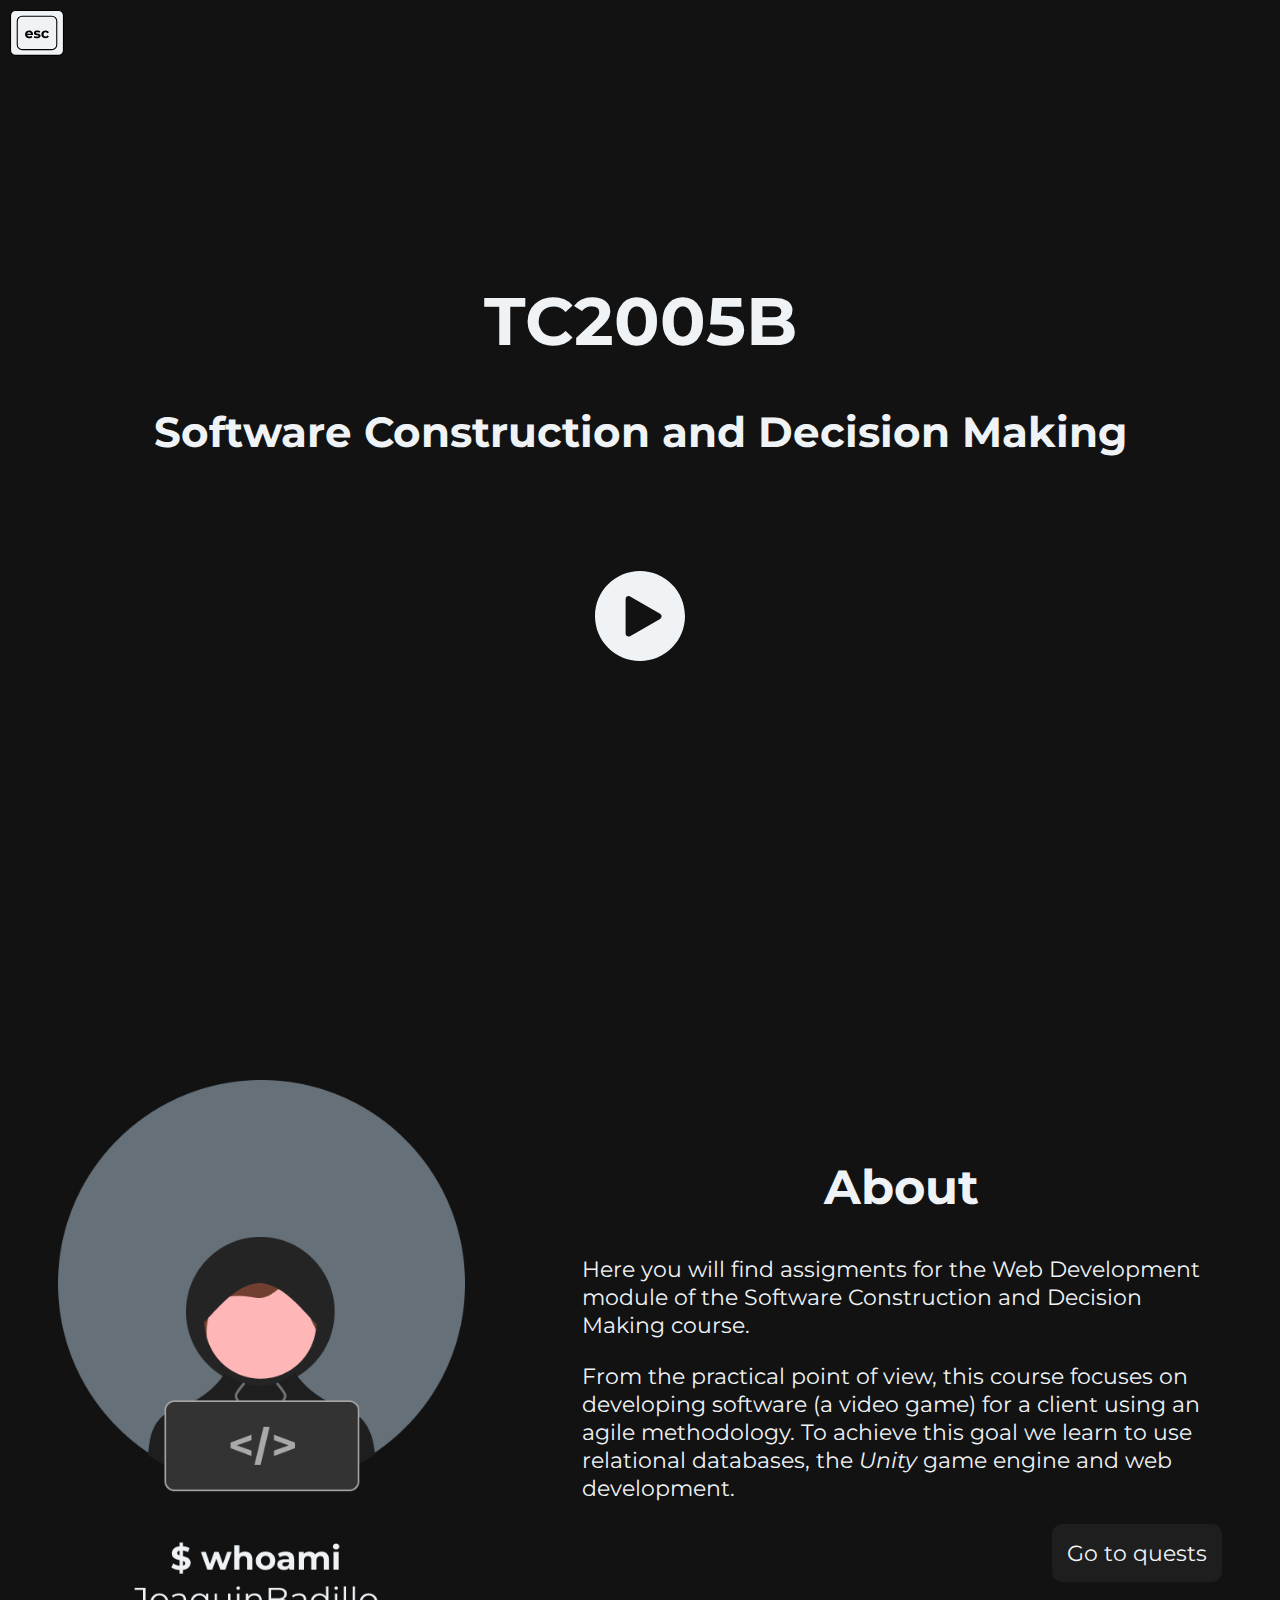
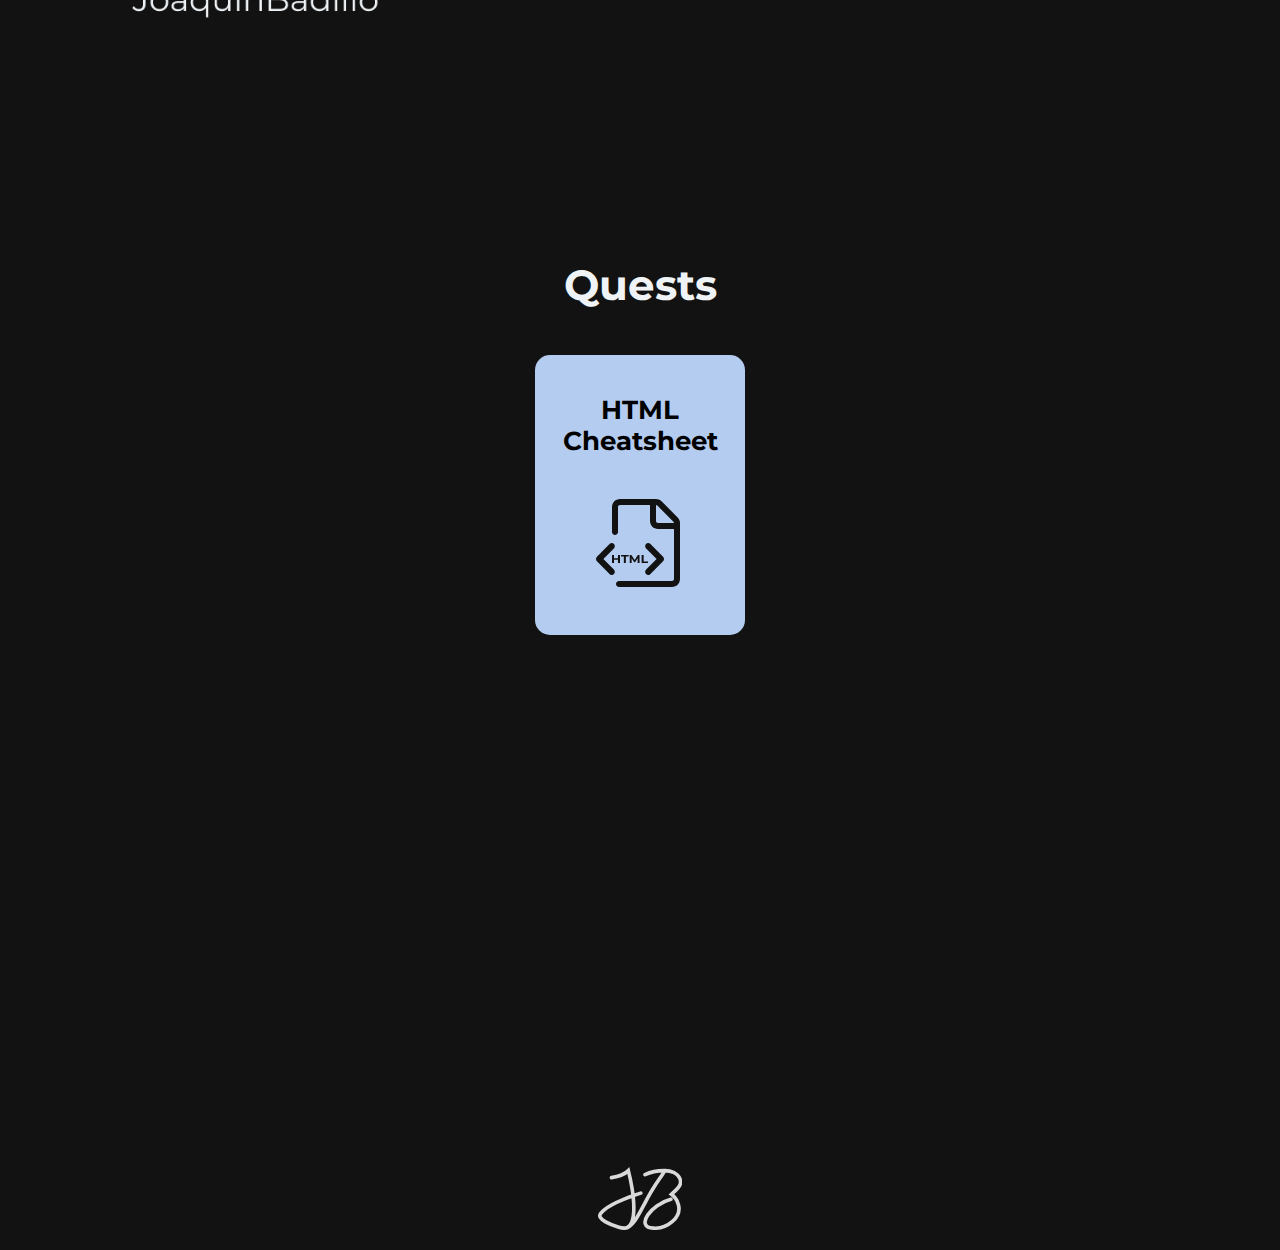
<file: docs/index.html>
<!DOCTYPE html>
<html lang="en">
<head>
    <meta charset="UTF-8">
    <meta http-equiv="X-UA-Compatible" content="IE=edge">
    <meta name="viewport" content="width=device-width, initial-scale=1.0">
    <title>Joaquín Badillo - TC2005</title>
    <link rel="stylesheet" type="text/css" href="style.css">
    <link href="https://fonts.googleapis.com/css2?family=Montserrat" rel="stylesheet">
    <link rel="icon" href="./img/favicon-32x32.png" type="image/png">
    <script src="script.js" defer></script>
</head>
<body>
    <div id="menu" class="menu">
        <a id="closebtn">&times;</a>

        <ul>
            <li><b>Main Menu</b></li>
            <li><a href="#" onclick="closeMenu()">Home</a></li>
            <li><a href="#about" onclick="closeMenu()">About</a></li>
            <li><a href="#quests" onclick="closeMenu()">Quests</a></li>
        </ul>
        
    </div>
    <nav>
        <svg xmlns="http://www.w3.org/2000/svg" width="6vmin" viewBox="0 0 100 85" fill="none" id="esc">
            <rect x="1" y="1" width="98" height="83" rx="9" fill="#EFF3F6" stroke="black" stroke-width="2"/>
            <rect x="13.4031" y="11.625" width="73.1938" height="61.75" rx="9" fill="#EFF3F6" stroke="black" stroke-width="2"/>
            <path d="M50.0079 52.3672C48.8145 52.3672 47.6643 52.2283 46.5573 51.9507C45.4677 51.6557 44.6028 51.2913 
            43.9629 50.8575L45.312 47.9424C45.9519 48.3415 46.7043 48.6711 47.5691 48.9314C48.4513 49.1744 49.3161 49.2958 50.1636 
            49.2958C51.0976 49.2958 51.7548 49.183 52.1353 48.9575C52.5332 48.7319 52.7321 48.4195 52.7321 48.0204C52.7321 47.6907 
            52.5764 47.4478 52.2651 47.2916C51.971 47.1181 51.5732 46.988 51.0716 46.9012C50.57 46.8145 50.0166 46.7277 49.4112 
            46.6409C48.8231 46.5542 48.2264 46.4414 47.621 46.3026C47.0157 46.1464 46.4622 45.9208 45.9606 45.6258C45.459 45.3309 
            45.0525 44.9318 44.7412 44.4285C44.4472 43.9253 44.3002 43.2746 44.3002 42.4764C44.3002 41.5915 44.551 40.8106 45.0525 
            40.1339C45.5714 39.4571 46.3152 38.9279 47.2838 38.5462C48.2523 38.1471 49.4112 37.9475 50.7603 37.9475C51.7116 37.9475 
            52.6802 38.0516 53.6661 38.2598C54.6519 38.4681 55.4735 38.7717 56.1308 39.1708L54.7817 42.06C54.1071 41.6609 53.4239 
            41.3919 52.7321 41.2531C52.0575 41.0969 51.4003 41.0188 50.7603 41.0188C49.8609 41.0188 49.2036 41.1403 48.7885 
            41.3832C48.3734 41.6262 48.1659 41.9385 48.1659 42.3203C48.1659 42.6673 48.3129 42.9276 48.6069 43.1011C48.9182 43.2746 
            49.3247 43.4134 49.8263 43.5176C50.3279 43.6217 50.8727 43.7171 51.4608 43.8039C52.0662 43.8733 52.6715 43.9861 53.2769 
            44.1422C53.8823 44.2984 54.4271 44.524 54.9114 44.819C55.413 45.0966 55.8194 45.487 56.1308 45.9902C56.4421 46.4761 
            56.5978 47.1181 56.5978 47.9163C56.5978 48.7839 56.3383 49.5561 55.8194 50.2328C55.3006 50.8922 54.5482 51.4128 53.5623 
            51.7945C52.5937 52.1763 51.4089 52.3672 50.0079 52.3672Z" fill="black"/>
            <path d="M65.8404 52.3672C64.3357 52.3672 62.9952 52.0635 61.8191 51.4562C60.6429 50.8315 59.7176 49.9726 59.043 
            48.8794C58.3858 47.7862 58.0571 46.5455 58.0571 45.1573C58.0571 43.7518 58.3858 42.5111 59.043 41.4353C59.7176 40.3421 
            60.6429 39.4919 61.8191 38.8845C62.9952 38.2598 64.3357 37.9475 65.8404 37.9475C67.3106 37.9475 68.5905 38.2598 69.6802 
            38.8845C70.7699 39.4919 71.5741 40.3681 72.093 41.5134L68.9538 43.2052C68.5905 42.5458 68.1322 42.06 67.5787 
            41.7476C67.0425 41.4353 66.4545 41.2791 65.8145 41.2791C65.1227 41.2791 64.5 41.4353 63.9465 41.7476C63.393 42.06 62.952 
            42.5024 62.6233 43.0751C62.312 43.6477 62.1563 44.3418 62.1563 45.1573C62.1563 45.9729 62.312 46.667 62.6233 
            47.2396C62.952 47.8122 63.393 48.2547 63.9465 48.567C64.5 48.8794 65.1227 49.0355 65.8145 49.0355C66.4545 49.0355 
            67.0425 48.888 67.5787 48.5931C68.1322 48.2807 68.5905 47.7862 68.9538 47.1094L72.093 48.8273C71.5741 49.9552 70.7699 
            50.8315 69.6802 51.4562C68.5905 52.0635 67.3106 52.3672 65.8404 52.3672Z" fill="black"/>
            <path fill-rule="evenodd" clip-rule="evenodd" d="M35.8719 52.3672C34.2806 52.3672 32.8796 52.0548 31.6689 51.4301C30.4755 
            50.8055 29.5501 49.9552 28.8929 48.8794C28.2356 47.7862 27.907 46.5455 27.907 45.1573C27.907 43.7518 28.227 42.5111 
            28.8669 41.4353C29.5242 40.3421 30.4149 39.4919 31.5392 38.8845C32.6634 38.2598 33.9347 37.9475 35.353 37.9475C36.7194 
            37.9475 37.9474 38.2425 39.0371 38.8325C40.1441 39.4051 41.0175 40.238 41.6575 41.3312C42.2974 42.407 42.6174 43.6997 
            42.6174 45.2094C42.6174 45.3656 42.6088 45.5478 42.5915 45.756C42.5742 45.9469 42.5569 46.1291 42.5396 
            46.3026H31.9787C32.0602 46.6753 32.1904 47.0224 32.3694 47.3437C32.7153 47.9163 33.191 48.3588 33.7963 48.6711C34.419 
            48.9661 35.1455 49.1136 35.9757 49.1136C36.7194 49.1136 37.368 49.0008 37.9215 48.7753C38.4923 48.5497 39.0112 48.2113 
            39.4782 47.7602L41.6315 50.1027C40.9916 50.8315 40.1873 51.3954 39.2187 51.7945C38.2501 52.1763 37.1345 52.3672 35.8719 
            52.3672ZM37.1951 41.4873C37.7139 41.7823 38.1204 42.1988 38.4144 42.7367C38.6096 43.0938 38.74 43.4929 38.8056 
            43.934H31.932C31.9993 43.5002 32.1278 43.1098 32.3175 42.7627C32.6116 42.2075 33.018 41.7823 33.5369 41.4873C34.0731 
            41.175 34.6871 41.0188 35.379 41.0188C36.0708 41.0188 36.6762 41.175 37.1951 41.4873Z" fill="black"/>
            </svg>
    </nav>

    <section class="main">
        <div class="title-container">
            <h1>TC2005B</h1>
            <h2>Software Construction and Decision Making</h2>
        </div>

        <a href="#about">
            <svg fill="none" viewBox="0 0 150 150" width="10vmin" xmlns="http://www.w3.org/2000/svg">
                <path d="m150 75c0 41.421-33.579 75-75 75-41.421 0-75-33.579-75-75 0-41.421 33.579-75 75-75 41.421 0 75 33.579 
                75 75zm-91.501 33.674 49.994-28.843c3.335-1.9241 3.335-6.7377 0-8.6618l-49.994-28.843c-3.3333-1.9231-7.4986 
                0.4827-7.4986 4.331v57.686c0 3.848 4.1653 6.254 7.4986 4.331z" clip-rule="evenodd" fill="#EFF3F6" 
                fill-rule="evenodd"/>
            </svg>
        </a>
    </section>

    <section id="about">
        <img src="./img/sketch.png" alt="A sketch of a programmer">

        <div class="text-container">
            <h2>About</h2>

            <p> 
                Here you will find assigments for the Web Development module of the Software Construction and Decision 
                Making course.
            </p>

            <p id="optional">
                From the practical point of view, this course focuses on developing software (a video game) for a client
                using an agile methodology. To achieve this goal we learn to use relational databases, the <i>Unity</i> game 
                engine and web development.
            </p>

            <div class="button-container">
                <div class="button">
                    <a href="#quests">Go to quests</a>
                </div>
            </div>
        </div>
        
    </section>

    <section id="quests">
        <h2>Quests</h2>
        <div class="card-container">
            <a href="./WebDev/H1/html_cheat_sheet.html" title="Go to quest">
                <div class="card" style="background-color: #B4CCF0">
                    <div class="card-content">
                        <h2>HTML Cheatsheet</h2>
                    </div>
                    <svg xmlns="http://www.w3.org/2000/svg" width="96" viewBox="0 0 24 24" fill="none">
                        <path id="file" fill-rule="evenodd" clip-rule="evenodd" d="M5 3C5 1.89543 5.89543 1 7 1H15.9822C16.5127 
                        1 17.0214 1.21071 17.3964 1.58579L21.4142 5.60355C21.7893 5.97863 22 6.48733 22 7.01777V21C22 22.1046 
                        21.1046 23 20 23H6.75C6.33579 23 6 22.6642 6 22.25C6 21.8358 6.33579 21.5 6.75 21.5H20C20.2761 21.5 20.5 
                        21.2761 20.5 21V8.5H16.5C15.3954 8.5 14.5 7.60457 14.5 6.5V2.5H7C6.72386 2.5 6.5 2.72386 6.5 3V9.25C6.5 
                        9.66421 6.16421 10 5.75 10C5.33579 10 5 9.66421 5 9.25V3ZM16 2.50032V6.5C16 6.77614 16.2239 7 16.5 
                        7H20.4997C20.4952 6.87384 20.4431 6.75379 20.3536 6.66421L16.3358 2.64645C16.2462 2.55687 16.1262 2.5048 
                        16 2.50032Z"/>
                        <g id="brackets">
                            <path d="M5.50356 12.2556C5.78374 12.5794 5.76627 13.0856 5.46453 13.3862L2.84125 16L5.46453 
                            18.6138C5.76627 18.9144 5.78374 19.4206 5.50356 19.7444C5.22337 20.0681 4.75163 20.0869 4.4499 
                            19.7862L1.23824 16.5862C1.08632 16.4349 1 16.2225 1 16C1 15.7775 1.08632 15.5651 1.23824 
                            15.4138L4.4499 12.2138C4.75163 11.9131 5.22337 11.9319 5.50356 12.2556Z"/>
                            <path d="M13.5355 13.3862C13.2337 13.0856 13.2163 12.5794 13.4964 12.2556C13.7766 11.9319 14.2484 
                            11.9131 14.5501 12.2138L17.7618 15.4138C17.9137 15.5651 18 15.7775 18 16C18 16.2225 17.9137 16.4349 
                            17.7618 16.5862L14.5501 19.7862C14.2484 20.0869 13.7766 20.0681 13.4964 19.7444C13.2163 19.4206 
                            13.2337 18.9144 13.5355 18.6138L16.1587 16L13.5355 13.3862Z"/>
                        </g>
                        <g id="html">
                            <path d="M7.96267 17V15.3771H7.26602V15H9.16314V15.3771H8.4665V17H7.96267Z"/>
                            <path d="M12.4046 17V15H12.9084V16.6229H14V17H12.4046Z"/>
                            <path d="M6.49282 15H6.99664V17H6.49282V16.18H5.50383V17H5V15H5.50383V15.7886H6.49282V15Z"/>
                            <path d="M9.43423 17V15H9.85097L10.6664 16.2419L11.4682 15H11.8818L11.888 17H11.4153L11.4125 
                            15.7996L10.7715 16.7886H10.5445L9.90695 15.8255V17H9.43423Z"/>
                        </g>
                    </svg> 
                </div>
            </a>

        </div>
    </section>

    <footer>
        <a href="https://joaquinbadillo.github.io" title="My Portfolio">
        <svg height="7vh" viewBox="0 0 233 174" fill="none">
          <path
            id="signature"
            d="M37.3308 29.3259C59.0183 25.9417 74.2639 19.5563 83.8385 10C87.2439 23.4012 90.8892 39.8673 93.7444 
            57.176C96.5997 74.4847 96.8624 79.3958 96.8624 79.3958M118.156 72.1385C107.366 75.6574 96.8624 79.3958 96.8624 
            79.3958M96.8624 79.3958C87.7489 82.6482 78.9601 85.9909 70.6493 89.4058C46.3544 99.3884 27.0687 109.622 15.5537 
            119.466C9.79134 124.393 6.81595 128.522 5.63529 131.658C4.66172 134.244 4.75571 136.408 6.27583 139.052C8.1006 
            142.225 12.3138 146.536 20.9359 151.482C29.4357 156.358 41.4215 161.397 57.6339 166.435C69.2332 170.04 76.5685 
            169.171 81.2832 166.928C85.9915 164.689 90.0678 160.137 93.1941 152.261C99.6843 135.911 100.169 110.021 97.1114 
            81.644M96.8624 79.3958C96.9476 80.1454 97.0306 80.8949 97.1114 81.644M96.8624 79.3958L97.1114 81.644M185.194 
            10.0223C195.381 10.2007 201.284 11.4722 208.557 14.642C212.79 16.487 216.789 19.4363 219.968 22.6903C223.127 
            25.9244 225.776 29.77 226.936 33.5898C228.026 37.1805 228.103 40.5418 227.927 42.9665C227.839 44.1898 227.683 
            45.205 227.545 45.9316C227.476 46.2957 227.411 46.5897 227.36 46.8037C227.347 46.8597 227.335 46.9103 227.324 
            46.9552C227.317 46.9818 227.311 47.0065 227.305 47.0291C224.643 57.4816 208.184 70.3909 202.784 75.2224C208.628 
            79.3958 218.927 91.4187 222.288 104.853C231.195 140.452 190.074 171.291 153.406 168.866C147.405 168.469 142.282 
            168.107 138.271 166.029C134.123 163.879 131.54 160.631 130.468 156.774C128.444 149.496 131.884 140.581 137.625 
            132.235C149.323 115.232 173.835 96.3638 201.316 89.1971M185.194 10.0223C184.337 10.0073 183.448 10 182.527 
            10C162.314 10 144.289 14.172 129.801 21.1142M185.194 10.0223C182.527 13.0998 176.119 23.5925 169.833 
            32.6674C163.623 41.6339 157.739 50.4364 150.565 62.1845C141.827 76.495 135.396 88.4001 129.549 99.6237C128.407 
            101.816 127.107 104.175 125.721 106.831C110.035 136.891 93.1847 168.729 74.5027 168.729"
            stroke="#D9D9D9"
            stroke-width="10"
            stroke-linecap="round"
            stroke-dasharray="3622.62 1"
          />
        </svg>
      </a>
    </footer>
</body>
</html>
</file>
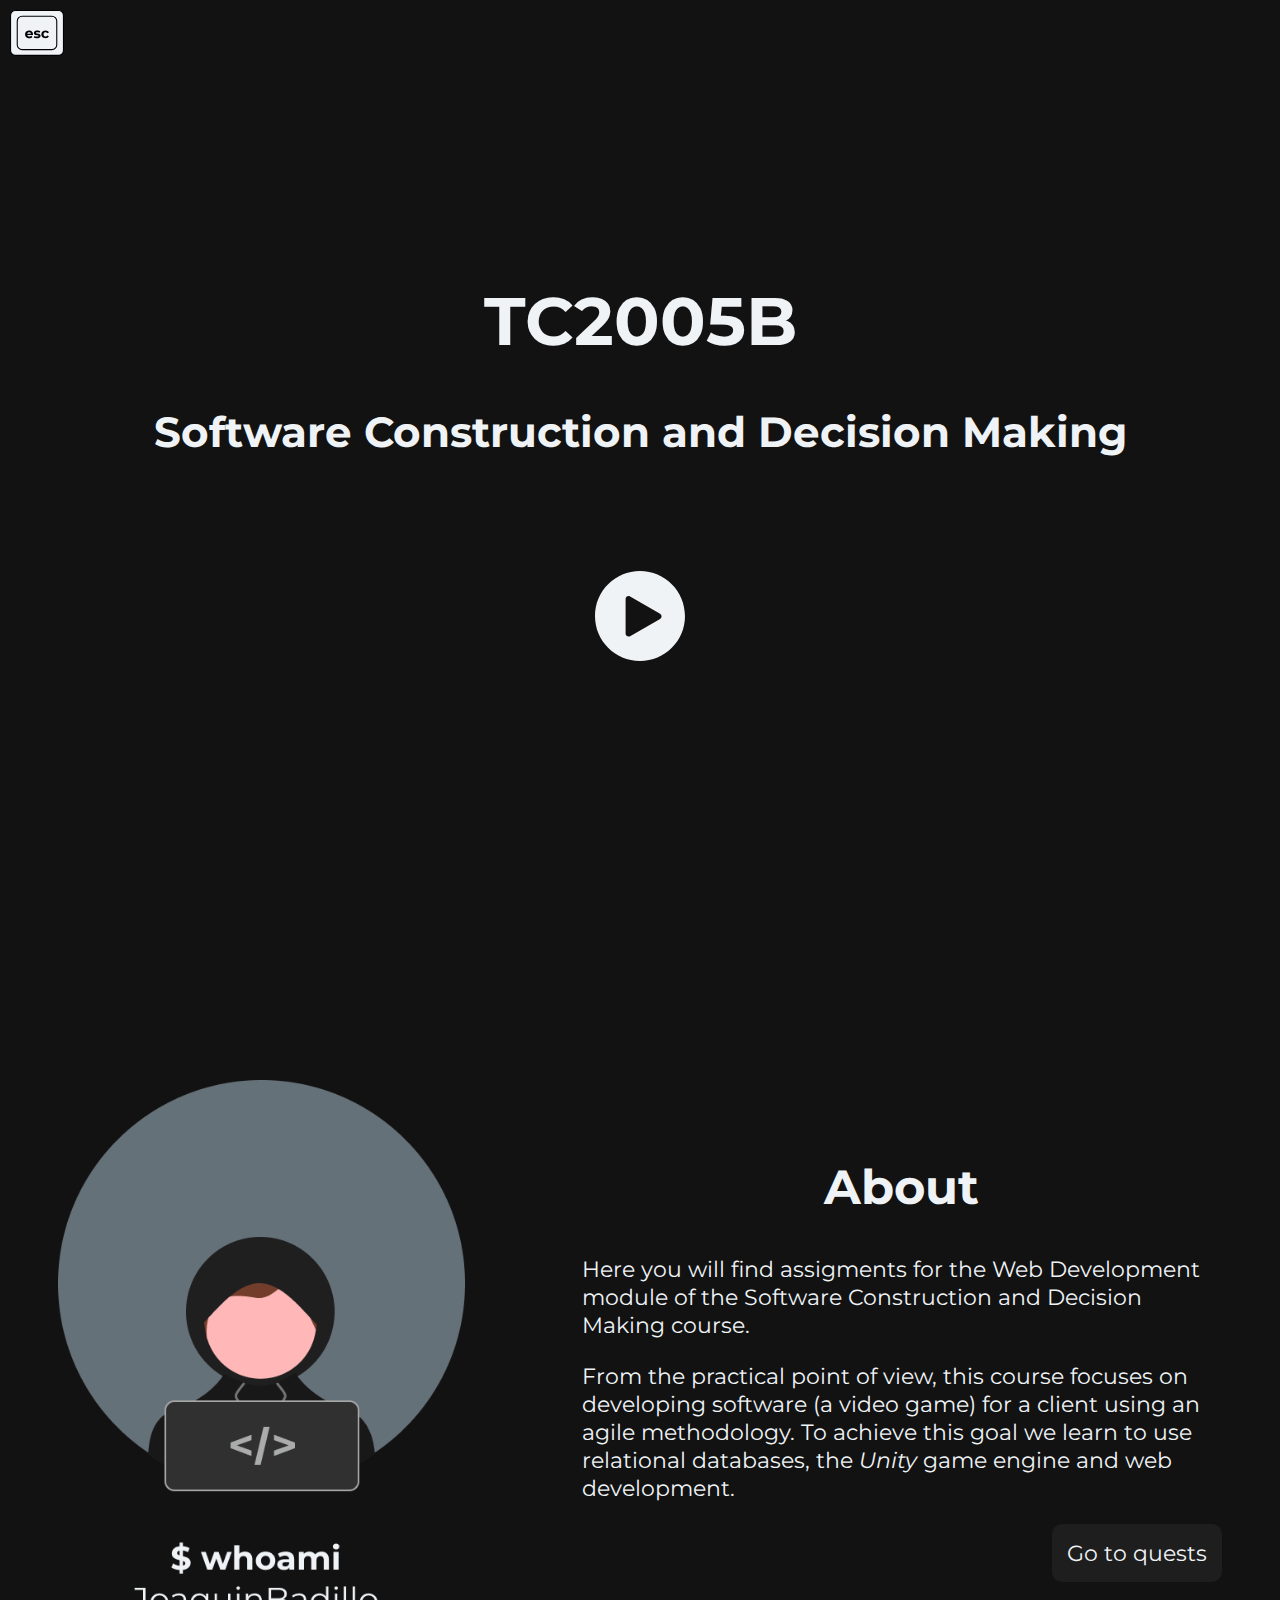
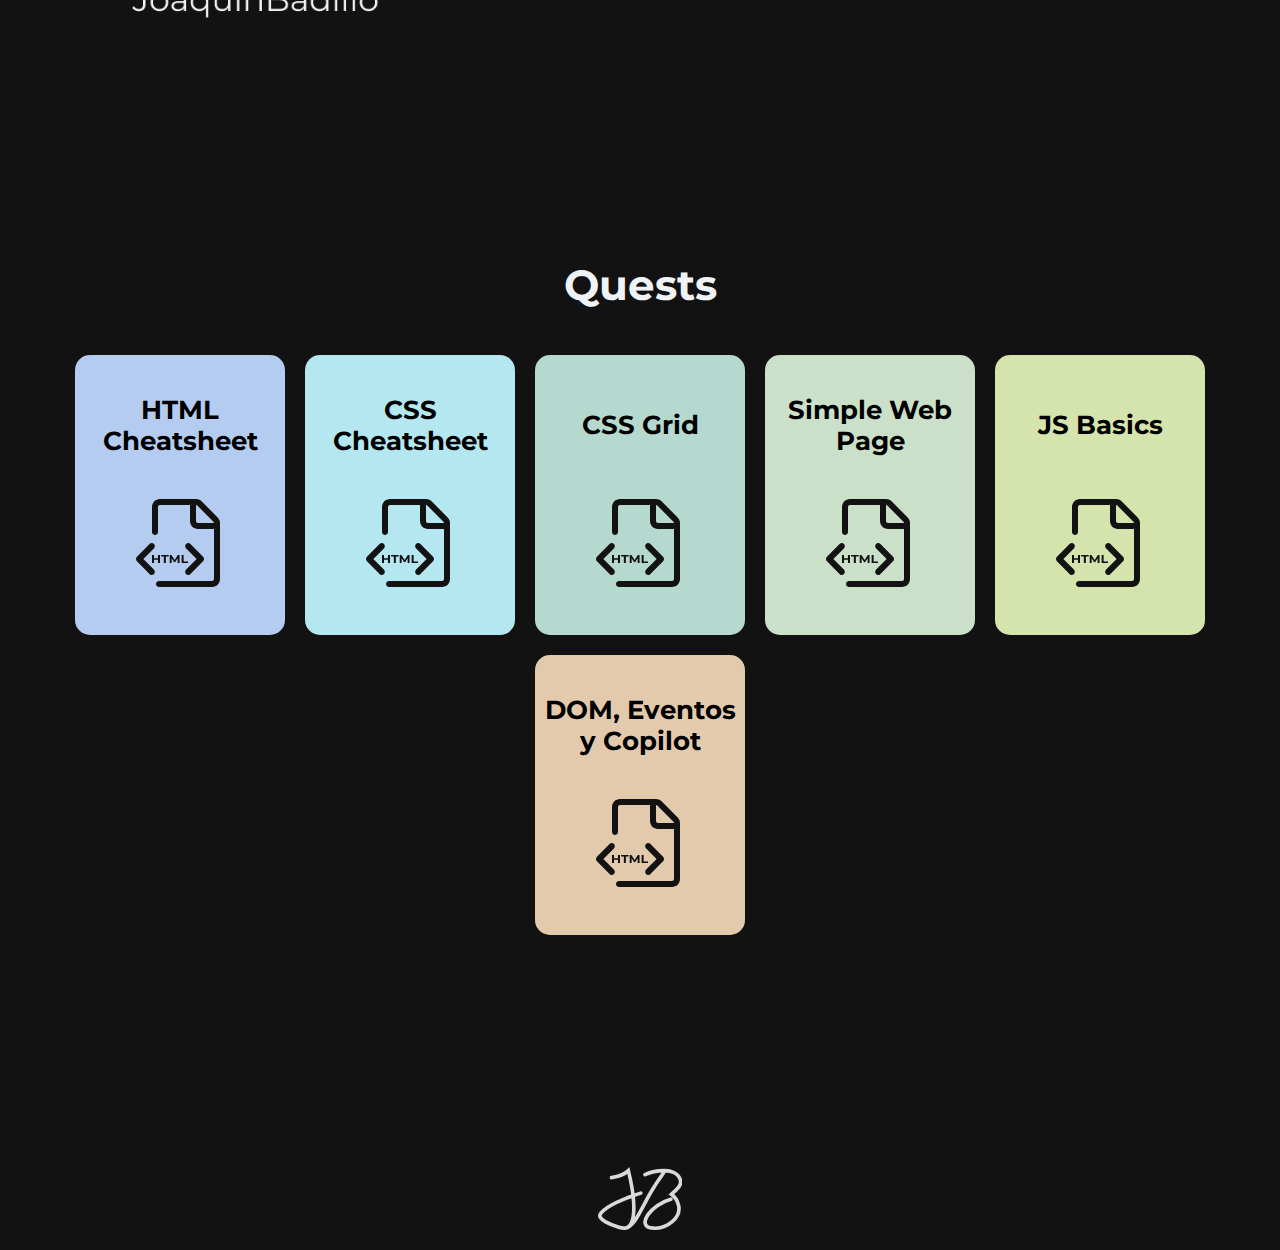
<file: WebDev/index.html>
<!DOCTYPE html>
<html lang="en">
<head>
    <meta charset="UTF-8">
    <meta http-equiv="X-UA-Compatible" content="IE=edge">
    <meta name="viewport" content="width=device-width, initial-scale=1.0">
    <title>Joaquín Badillo - TC2005</title>
    <link rel="stylesheet" type="text/css" href="style.css">
    <link rel="icon" href="./img/favicon-32x32.png" type="image/png">
    <script src="./js/menu.js" defer></script>
</head>
<body>
    <div id="menu" class="menu">
        <a id="closebtn">&times;</a>

        <ul>
            <li><b>Main Menu</b></li>
            <li><a href="#" title="Home" onclick="closeMenu()">Home</a></li>
            <li><a href="#about" title="About" onclick="closeMenu()">About</a></li>
            <li><a href="#quests" title="Quests" onclick="closeMenu()">Quests</a></li>
        </ul>
        
    </div>
    <nav>
        <svg xmlns="http://www.w3.org/2000/svg" width="6vmin" viewBox="0 0 100 85" fill="none" id="esc">
            <rect x="1" y="1" width="98" height="83" rx="9" fill="#EFF3F6" stroke="black" stroke-width="2"/>
            <rect x="13.4031" y="11.625" width="73.1938" height="61.75" rx="9" fill="#EFF3F6" stroke="black" stroke-width="2"/>
            <path d="M50.0079 52.3672C48.8145 52.3672 47.6643 52.2283 46.5573 51.9507C45.4677 51.6557 44.6028 51.2913 
            43.9629 50.8575L45.312 47.9424C45.9519 48.3415 46.7043 48.6711 47.5691 48.9314C48.4513 49.1744 49.3161 49.2958 50.1636 
            49.2958C51.0976 49.2958 51.7548 49.183 52.1353 48.9575C52.5332 48.7319 52.7321 48.4195 52.7321 48.0204C52.7321 47.6907 
            52.5764 47.4478 52.2651 47.2916C51.971 47.1181 51.5732 46.988 51.0716 46.9012C50.57 46.8145 50.0166 46.7277 49.4112 
            46.6409C48.8231 46.5542 48.2264 46.4414 47.621 46.3026C47.0157 46.1464 46.4622 45.9208 45.9606 45.6258C45.459 45.3309 
            45.0525 44.9318 44.7412 44.4285C44.4472 43.9253 44.3002 43.2746 44.3002 42.4764C44.3002 41.5915 44.551 40.8106 45.0525 
            40.1339C45.5714 39.4571 46.3152 38.9279 47.2838 38.5462C48.2523 38.1471 49.4112 37.9475 50.7603 37.9475C51.7116 37.9475 
            52.6802 38.0516 53.6661 38.2598C54.6519 38.4681 55.4735 38.7717 56.1308 39.1708L54.7817 42.06C54.1071 41.6609 53.4239 
            41.3919 52.7321 41.2531C52.0575 41.0969 51.4003 41.0188 50.7603 41.0188C49.8609 41.0188 49.2036 41.1403 48.7885 
            41.3832C48.3734 41.6262 48.1659 41.9385 48.1659 42.3203C48.1659 42.6673 48.3129 42.9276 48.6069 43.1011C48.9182 43.2746 
            49.3247 43.4134 49.8263 43.5176C50.3279 43.6217 50.8727 43.7171 51.4608 43.8039C52.0662 43.8733 52.6715 43.9861 53.2769 
            44.1422C53.8823 44.2984 54.4271 44.524 54.9114 44.819C55.413 45.0966 55.8194 45.487 56.1308 45.9902C56.4421 46.4761 
            56.5978 47.1181 56.5978 47.9163C56.5978 48.7839 56.3383 49.5561 55.8194 50.2328C55.3006 50.8922 54.5482 51.4128 53.5623 
            51.7945C52.5937 52.1763 51.4089 52.3672 50.0079 52.3672Z" fill="black"/>
            <path d="M65.8404 52.3672C64.3357 52.3672 62.9952 52.0635 61.8191 51.4562C60.6429 50.8315 59.7176 49.9726 59.043 
            48.8794C58.3858 47.7862 58.0571 46.5455 58.0571 45.1573C58.0571 43.7518 58.3858 42.5111 59.043 41.4353C59.7176 40.3421 
            60.6429 39.4919 61.8191 38.8845C62.9952 38.2598 64.3357 37.9475 65.8404 37.9475C67.3106 37.9475 68.5905 38.2598 69.6802 
            38.8845C70.7699 39.4919 71.5741 40.3681 72.093 41.5134L68.9538 43.2052C68.5905 42.5458 68.1322 42.06 67.5787 
            41.7476C67.0425 41.4353 66.4545 41.2791 65.8145 41.2791C65.1227 41.2791 64.5 41.4353 63.9465 41.7476C63.393 42.06 62.952 
            42.5024 62.6233 43.0751C62.312 43.6477 62.1563 44.3418 62.1563 45.1573C62.1563 45.9729 62.312 46.667 62.6233 
            47.2396C62.952 47.8122 63.393 48.2547 63.9465 48.567C64.5 48.8794 65.1227 49.0355 65.8145 49.0355C66.4545 49.0355 
            67.0425 48.888 67.5787 48.5931C68.1322 48.2807 68.5905 47.7862 68.9538 47.1094L72.093 48.8273C71.5741 49.9552 70.7699 
            50.8315 69.6802 51.4562C68.5905 52.0635 67.3106 52.3672 65.8404 52.3672Z" fill="black"/>
            <path fill-rule="evenodd" clip-rule="evenodd" d="M35.8719 52.3672C34.2806 52.3672 32.8796 52.0548 31.6689 51.4301C30.4755 
            50.8055 29.5501 49.9552 28.8929 48.8794C28.2356 47.7862 27.907 46.5455 27.907 45.1573C27.907 43.7518 28.227 42.5111 
            28.8669 41.4353C29.5242 40.3421 30.4149 39.4919 31.5392 38.8845C32.6634 38.2598 33.9347 37.9475 35.353 37.9475C36.7194 
            37.9475 37.9474 38.2425 39.0371 38.8325C40.1441 39.4051 41.0175 40.238 41.6575 41.3312C42.2974 42.407 42.6174 43.6997 
            42.6174 45.2094C42.6174 45.3656 42.6088 45.5478 42.5915 45.756C42.5742 45.9469 42.5569 46.1291 42.5396 
            46.3026H31.9787C32.0602 46.6753 32.1904 47.0224 32.3694 47.3437C32.7153 47.9163 33.191 48.3588 33.7963 48.6711C34.419 
            48.9661 35.1455 49.1136 35.9757 49.1136C36.7194 49.1136 37.368 49.0008 37.9215 48.7753C38.4923 48.5497 39.0112 48.2113 
            39.4782 47.7602L41.6315 50.1027C40.9916 50.8315 40.1873 51.3954 39.2187 51.7945C38.2501 52.1763 37.1345 52.3672 35.8719 
            52.3672ZM37.1951 41.4873C37.7139 41.7823 38.1204 42.1988 38.4144 42.7367C38.6096 43.0938 38.74 43.4929 38.8056 
            43.934H31.932C31.9993 43.5002 32.1278 43.1098 32.3175 42.7627C32.6116 42.2075 33.018 41.7823 33.5369 41.4873C34.0731 
            41.175 34.6871 41.0188 35.379 41.0188C36.0708 41.0188 36.6762 41.175 37.1951 41.4873Z" fill="black"/>
            </svg>
    </nav>

    <section class="main">
        <div class="title-container">
            <h1>TC2005B</h1>
            <h2>Software Construction and Decision Making</h2>
        </div>

        <a href="#about" title="Go to about">
            <svg fill="none" viewBox="0 0 150 150" width="10vmin" xmlns="http://www.w3.org/2000/svg">
                <path d="m150 75c0 41.421-33.579 75-75 75-41.421 0-75-33.579-75-75 0-41.421 33.579-75 75-75 41.421 0 75 33.579 
                75 75zm-91.501 33.674 49.994-28.843c3.335-1.9241 3.335-6.7377 0-8.6618l-49.994-28.843c-3.3333-1.9231-7.4986 
                0.4827-7.4986 4.331v57.686c0 3.848 4.1653 6.254 7.4986 4.331z" clip-rule="evenodd" fill="#EFF3F6" 
                fill-rule="evenodd"/>
            </svg>
        </a>
    </section>

    <section id="about">
        <img src="./img/sketch.png" alt="A sketch of a programmer">

        <div class="text-container">
            <h2>About</h2>

            <p> 
                Here you will find assigments for the Web Development module of the Software Construction and Decision 
                Making course.
            </p>

            <p id="optional">
                From the practical point of view, this course focuses on developing software (a video game) for a client
                using an agile methodology. To achieve this goal we learn to use relational databases, the <i>Unity</i> game 
                engine and web development.
            </p>

            <div class="button-container">
                <div class="button">
                    <a href="#quests">Go to quests</a>
                </div>
            </div>
        </div>
        
    </section>

    <section id="quests">
        <h2>Quests</h2>
        <div class="card-container">
            <a href="./H1/html_cheat_sheet.html" title="Go to quest">
                <div class="card" style="background-color: #B4CCF0">
                    <div class="card-content">
                        <h2>HTML Cheatsheet</h2>
                    </div>
                    <svg xmlns="http://www.w3.org/2000/svg" width="96" viewBox="0 0 24 24" fill="none">
                        <path id="file" fill-rule="evenodd" clip-rule="evenodd" d="M5 3C5 1.89543 5.89543 1 7 1H15.9822C16.5127 
                        1 17.0214 1.21071 17.3964 1.58579L21.4142 5.60355C21.7893 5.97863 22 6.48733 22 7.01777V21C22 22.1046 
                        21.1046 23 20 23H6.75C6.33579 23 6 22.6642 6 22.25C6 21.8358 6.33579 21.5 6.75 21.5H20C20.2761 21.5 20.5 
                        21.2761 20.5 21V8.5H16.5C15.3954 8.5 14.5 7.60457 14.5 6.5V2.5H7C6.72386 2.5 6.5 2.72386 6.5 3V9.25C6.5 
                        9.66421 6.16421 10 5.75 10C5.33579 10 5 9.66421 5 9.25V3ZM16 2.50032V6.5C16 6.77614 16.2239 7 16.5 
                        7H20.4997C20.4952 6.87384 20.4431 6.75379 20.3536 6.66421L16.3358 2.64645C16.2462 2.55687 16.1262 2.5048 
                        16 2.50032Z"/>
                        <g id="brackets">
                            <path d="M5.50356 12.2556C5.78374 12.5794 5.76627 13.0856 5.46453 13.3862L2.84125 16L5.46453 
                            18.6138C5.76627 18.9144 5.78374 19.4206 5.50356 19.7444C5.22337 20.0681 4.75163 20.0869 4.4499 
                            19.7862L1.23824 16.5862C1.08632 16.4349 1 16.2225 1 16C1 15.7775 1.08632 15.5651 1.23824 
                            15.4138L4.4499 12.2138C4.75163 11.9131 5.22337 11.9319 5.50356 12.2556Z"/>
                            <path d="M13.5355 13.3862C13.2337 13.0856 13.2163 12.5794 13.4964 12.2556C13.7766 11.9319 14.2484 
                            11.9131 14.5501 12.2138L17.7618 15.4138C17.9137 15.5651 18 15.7775 18 16C18 16.2225 17.9137 16.4349 
                            17.7618 16.5862L14.5501 19.7862C14.2484 20.0869 13.7766 20.0681 13.4964 19.7444C13.2163 19.4206 
                            13.2337 18.9144 13.5355 18.6138L16.1587 16L13.5355 13.3862Z"/>
                        </g>
                        <g id="html">
                            <path d="M7.96267 17V15.3771H7.26602V15H9.16314V15.3771H8.4665V17H7.96267Z"/>
                            <path d="M12.4046 17V15H12.9084V16.6229H14V17H12.4046Z"/>
                            <path d="M6.49282 15H6.99664V17H6.49282V16.18H5.50383V17H5V15H5.50383V15.7886H6.49282V15Z"/>
                            <path d="M9.43423 17V15H9.85097L10.6664 16.2419L11.4682 15H11.8818L11.888 17H11.4153L11.4125 
                            15.7996L10.7715 16.7886H10.5445L9.90695 15.8255V17H9.43423Z"/>
                        </g>
                    </svg> 
                </div>
            </a>

            <a href="./H2/css_cheat_sheet.html" title="Go to quest">
                <div class="card" style="background-color: #b4e7f0">
                    <div class="card-content">
                        <h2>CSS Cheatsheet</h2>
                    </div>
                    <svg xmlns="http://www.w3.org/2000/svg" width="96" viewBox="0 0 24 24" fill="none">
                        <path id="file" fill-rule="evenodd" clip-rule="evenodd" d="M5 3C5 1.89543 5.89543 1 7 1H15.9822C16.5127 
                        1 17.0214 1.21071 17.3964 1.58579L21.4142 5.60355C21.7893 5.97863 22 6.48733 22 7.01777V21C22 22.1046 
                        21.1046 23 20 23H6.75C6.33579 23 6 22.6642 6 22.25C6 21.8358 6.33579 21.5 6.75 21.5H20C20.2761 21.5 20.5 
                        21.2761 20.5 21V8.5H16.5C15.3954 8.5 14.5 7.60457 14.5 6.5V2.5H7C6.72386 2.5 6.5 2.72386 6.5 3V9.25C6.5 
                        9.66421 6.16421 10 5.75 10C5.33579 10 5 9.66421 5 9.25V3ZM16 2.50032V6.5C16 6.77614 16.2239 7 16.5 
                        7H20.4997C20.4952 6.87384 20.4431 6.75379 20.3536 6.66421L16.3358 2.64645C16.2462 2.55687 16.1262 2.5048 
                        16 2.50032Z"/>
                        <g id="brackets">
                            <path d="M5.50356 12.2556C5.78374 12.5794 5.76627 13.0856 5.46453 13.3862L2.84125 16L5.46453 
                            18.6138C5.76627 18.9144 5.78374 19.4206 5.50356 19.7444C5.22337 20.0681 4.75163 20.0869 4.4499 
                            19.7862L1.23824 16.5862C1.08632 16.4349 1 16.2225 1 16C1 15.7775 1.08632 15.5651 1.23824 
                            15.4138L4.4499 12.2138C4.75163 11.9131 5.22337 11.9319 5.50356 12.2556Z"/>
                            <path d="M13.5355 13.3862C13.2337 13.0856 13.2163 12.5794 13.4964 12.2556C13.7766 11.9319 14.2484 
                            11.9131 14.5501 12.2138L17.7618 15.4138C17.9137 15.5651 18 15.7775 18 16C18 16.2225 17.9137 16.4349 
                            17.7618 16.5862L14.5501 19.7862C14.2484 20.0869 13.7766 20.0681 13.4964 19.7444C13.2163 19.4206 
                            13.2337 18.9144 13.5355 18.6138L16.1587 16L13.5355 13.3862Z"/>
                        </g>
                        <g id="html">
                            <path d="M7.96267 17V15.3771H7.26602V15H9.16314V15.3771H8.4665V17H7.96267Z"/>
                            <path d="M12.4046 17V15H12.9084V16.6229H14V17H12.4046Z"/>
                            <path d="M6.49282 15H6.99664V17H6.49282V16.18H5.50383V17H5V15H5.50383V15.7886H6.49282V15Z"/>
                            <path d="M9.43423 17V15H9.85097L10.6664 16.2419L11.4682 15H11.8818L11.888 17H11.4153L11.4125 
                            15.7996L10.7715 16.7886H10.5445L9.90695 15.8255V17H9.43423Z"/>
                        </g>
                    </svg> 
                </div>
            </a>

            <a href="./H3/index.html" title="Go to quest">
                <div class="card" style="background-color: #b6d9cf">
                    <div class="card-content">
                        <h2>CSS Grid</h2>
                    </div>
                    <svg xmlns="http://www.w3.org/2000/svg" width="96" viewBox="0 0 24 24" fill="none">
                        <path id="file" fill-rule="evenodd" clip-rule="evenodd" d="M5 3C5 1.89543 5.89543 1 7 1H15.9822C16.5127 
                        1 17.0214 1.21071 17.3964 1.58579L21.4142 5.60355C21.7893 5.97863 22 6.48733 22 7.01777V21C22 22.1046 
                        21.1046 23 20 23H6.75C6.33579 23 6 22.6642 6 22.25C6 21.8358 6.33579 21.5 6.75 21.5H20C20.2761 21.5 20.5 
                        21.2761 20.5 21V8.5H16.5C15.3954 8.5 14.5 7.60457 14.5 6.5V2.5H7C6.72386 2.5 6.5 2.72386 6.5 3V9.25C6.5 
                        9.66421 6.16421 10 5.75 10C5.33579 10 5 9.66421 5 9.25V3ZM16 2.50032V6.5C16 6.77614 16.2239 7 16.5 
                        7H20.4997C20.4952 6.87384 20.4431 6.75379 20.3536 6.66421L16.3358 2.64645C16.2462 2.55687 16.1262 2.5048 
                        16 2.50032Z"/>
                        <g id="brackets">
                            <path d="M5.50356 12.2556C5.78374 12.5794 5.76627 13.0856 5.46453 13.3862L2.84125 16L5.46453 
                            18.6138C5.76627 18.9144 5.78374 19.4206 5.50356 19.7444C5.22337 20.0681 4.75163 20.0869 4.4499 
                            19.7862L1.23824 16.5862C1.08632 16.4349 1 16.2225 1 16C1 15.7775 1.08632 15.5651 1.23824 
                            15.4138L4.4499 12.2138C4.75163 11.9131 5.22337 11.9319 5.50356 12.2556Z"/>
                            <path d="M13.5355 13.3862C13.2337 13.0856 13.2163 12.5794 13.4964 12.2556C13.7766 11.9319 14.2484 
                            11.9131 14.5501 12.2138L17.7618 15.4138C17.9137 15.5651 18 15.7775 18 16C18 16.2225 17.9137 16.4349 
                            17.7618 16.5862L14.5501 19.7862C14.2484 20.0869 13.7766 20.0681 13.4964 19.7444C13.2163 19.4206 
                            13.2337 18.9144 13.5355 18.6138L16.1587 16L13.5355 13.3862Z"/>
                        </g>
                        <g id="html">
                            <path d="M7.96267 17V15.3771H7.26602V15H9.16314V15.3771H8.4665V17H7.96267Z"/>
                            <path d="M12.4046 17V15H12.9084V16.6229H14V17H12.4046Z"/>
                            <path d="M6.49282 15H6.99664V17H6.49282V16.18H5.50383V17H5V15H5.50383V15.7886H6.49282V15Z"/>
                            <path d="M9.43423 17V15H9.85097L10.6664 16.2419L11.4682 15H11.8818L11.888 17H11.4153L11.4125 
                            15.7996L10.7715 16.7886H10.5445L9.90695 15.8255V17H9.43423Z"/>
                        </g>
                    </svg> 
                </div>
            </a>

            <a href="./H4/index.html" title="Go to quest">
                <div class="card" style="background-color: #cbe0c8">
                    <div class="card-content">
                        <h2>Simple Web Page</h2>
                    </div>
                    <svg xmlns="http://www.w3.org/2000/svg" width="96" viewBox="0 0 24 24" fill="none">
                        <path id="file" fill-rule="evenodd" clip-rule="evenodd" d="M5 3C5 1.89543 5.89543 1 7 1H15.9822C16.5127 
                        1 17.0214 1.21071 17.3964 1.58579L21.4142 5.60355C21.7893 5.97863 22 6.48733 22 7.01777V21C22 22.1046 
                        21.1046 23 20 23H6.75C6.33579 23 6 22.6642 6 22.25C6 21.8358 6.33579 21.5 6.75 21.5H20C20.2761 21.5 20.5 
                        21.2761 20.5 21V8.5H16.5C15.3954 8.5 14.5 7.60457 14.5 6.5V2.5H7C6.72386 2.5 6.5 2.72386 6.5 3V9.25C6.5 
                        9.66421 6.16421 10 5.75 10C5.33579 10 5 9.66421 5 9.25V3ZM16 2.50032V6.5C16 6.77614 16.2239 7 16.5 
                        7H20.4997C20.4952 6.87384 20.4431 6.75379 20.3536 6.66421L16.3358 2.64645C16.2462 2.55687 16.1262 2.5048 
                        16 2.50032Z"/>
                        <g id="brackets">
                            <path d="M5.50356 12.2556C5.78374 12.5794 5.76627 13.0856 5.46453 13.3862L2.84125 16L5.46453 
                            18.6138C5.76627 18.9144 5.78374 19.4206 5.50356 19.7444C5.22337 20.0681 4.75163 20.0869 4.4499 
                            19.7862L1.23824 16.5862C1.08632 16.4349 1 16.2225 1 16C1 15.7775 1.08632 15.5651 1.23824 
                            15.4138L4.4499 12.2138C4.75163 11.9131 5.22337 11.9319 5.50356 12.2556Z"/>
                            <path d="M13.5355 13.3862C13.2337 13.0856 13.2163 12.5794 13.4964 12.2556C13.7766 11.9319 14.2484 
                            11.9131 14.5501 12.2138L17.7618 15.4138C17.9137 15.5651 18 15.7775 18 16C18 16.2225 17.9137 16.4349 
                            17.7618 16.5862L14.5501 19.7862C14.2484 20.0869 13.7766 20.0681 13.4964 19.7444C13.2163 19.4206 
                            13.2337 18.9144 13.5355 18.6138L16.1587 16L13.5355 13.3862Z"/>
                        </g>
                        <g id="html">
                            <path d="M7.96267 17V15.3771H7.26602V15H9.16314V15.3771H8.4665V17H7.96267Z"/>
                            <path d="M12.4046 17V15H12.9084V16.6229H14V17H12.4046Z"/>
                            <path d="M6.49282 15H6.99664V17H6.49282V16.18H5.50383V17H5V15H5.50383V15.7886H6.49282V15Z"/>
                            <path d="M9.43423 17V15H9.85097L10.6664 16.2419L11.4682 15H11.8818L11.888 17H11.4153L11.4125 
                            15.7996L10.7715 16.7886H10.5445L9.90695 15.8255V17H9.43423Z"/>
                        </g>
                    </svg> 
                </div>
            </a>

            <a href="./H5/index.html" title="Go to quest">
                <div class="card" style="background-color: #d4e4ac">
                    <div class="card-content">
                        <h2>JS Basics</h2>
                    </div>
                    <svg xmlns="http://www.w3.org/2000/svg" width="96" viewBox="0 0 24 24" fill="none">
                        <path id="file" fill-rule="evenodd" clip-rule="evenodd" d="M5 3C5 1.89543 5.89543 1 7 1H15.9822C16.5127 
                        1 17.0214 1.21071 17.3964 1.58579L21.4142 5.60355C21.7893 5.97863 22 6.48733 22 7.01777V21C22 22.1046 
                        21.1046 23 20 23H6.75C6.33579 23 6 22.6642 6 22.25C6 21.8358 6.33579 21.5 6.75 21.5H20C20.2761 21.5 20.5 
                        21.2761 20.5 21V8.5H16.5C15.3954 8.5 14.5 7.60457 14.5 6.5V2.5H7C6.72386 2.5 6.5 2.72386 6.5 3V9.25C6.5 
                        9.66421 6.16421 10 5.75 10C5.33579 10 5 9.66421 5 9.25V3ZM16 2.50032V6.5C16 6.77614 16.2239 7 16.5 
                        7H20.4997C20.4952 6.87384 20.4431 6.75379 20.3536 6.66421L16.3358 2.64645C16.2462 2.55687 16.1262 2.5048 
                        16 2.50032Z"/>
                        <g id="brackets">
                            <path d="M5.50356 12.2556C5.78374 12.5794 5.76627 13.0856 5.46453 13.3862L2.84125 16L5.46453 
                            18.6138C5.76627 18.9144 5.78374 19.4206 5.50356 19.7444C5.22337 20.0681 4.75163 20.0869 4.4499 
                            19.7862L1.23824 16.5862C1.08632 16.4349 1 16.2225 1 16C1 15.7775 1.08632 15.5651 1.23824 
                            15.4138L4.4499 12.2138C4.75163 11.9131 5.22337 11.9319 5.50356 12.2556Z"/>
                            <path d="M13.5355 13.3862C13.2337 13.0856 13.2163 12.5794 13.4964 12.2556C13.7766 11.9319 14.2484 
                            11.9131 14.5501 12.2138L17.7618 15.4138C17.9137 15.5651 18 15.7775 18 16C18 16.2225 17.9137 16.4349 
                            17.7618 16.5862L14.5501 19.7862C14.2484 20.0869 13.7766 20.0681 13.4964 19.7444C13.2163 19.4206 
                            13.2337 18.9144 13.5355 18.6138L16.1587 16L13.5355 13.3862Z"/>
                        </g>
                        <g id="html">
                            <path d="M7.96267 17V15.3771H7.26602V15H9.16314V15.3771H8.4665V17H7.96267Z"/>
                            <path d="M12.4046 17V15H12.9084V16.6229H14V17H12.4046Z"/>
                            <path d="M6.49282 15H6.99664V17H6.49282V16.18H5.50383V17H5V15H5.50383V15.7886H6.49282V15Z"/>
                            <path d="M9.43423 17V15H9.85097L10.6664 16.2419L11.4682 15H11.8818L11.888 17H11.4153L11.4125 
                            15.7996L10.7715 16.7886H10.5445L9.90695 15.8255V17H9.43423Z"/>
                        </g>
                    </svg> 
                </div>
            </a>

            <a href="./H6/DomIndex.html" title="Go to quest">
                <div class="card" style="background-color: #e4caac">
                    <div class="card-content">
                        <h2>DOM, Eventos y Copilot</h2>
                    </div>
                    <svg xmlns="http://www.w3.org/2000/svg" width="96" viewBox="0 0 24 24" fill="none">
                        <path id="file" fill-rule="evenodd" clip-rule="evenodd" d="M5 3C5 1.89543 5.89543 1 7 1H15.9822C16.5127 
                        1 17.0214 1.21071 17.3964 1.58579L21.4142 5.60355C21.7893 5.97863 22 6.48733 22 7.01777V21C22 22.1046 
                        21.1046 23 20 23H6.75C6.33579 23 6 22.6642 6 22.25C6 21.8358 6.33579 21.5 6.75 21.5H20C20.2761 21.5 20.5 
                        21.2761 20.5 21V8.5H16.5C15.3954 8.5 14.5 7.60457 14.5 6.5V2.5H7C6.72386 2.5 6.5 2.72386 6.5 3V9.25C6.5 
                        9.66421 6.16421 10 5.75 10C5.33579 10 5 9.66421 5 9.25V3ZM16 2.50032V6.5C16 6.77614 16.2239 7 16.5 
                        7H20.4997C20.4952 6.87384 20.4431 6.75379 20.3536 6.66421L16.3358 2.64645C16.2462 2.55687 16.1262 2.5048 
                        16 2.50032Z"/>
                        <g id="brackets">
                            <path d="M5.50356 12.2556C5.78374 12.5794 5.76627 13.0856 5.46453 13.3862L2.84125 16L5.46453 
                            18.6138C5.76627 18.9144 5.78374 19.4206 5.50356 19.7444C5.22337 20.0681 4.75163 20.0869 4.4499 
                            19.7862L1.23824 16.5862C1.08632 16.4349 1 16.2225 1 16C1 15.7775 1.08632 15.5651 1.23824 
                            15.4138L4.4499 12.2138C4.75163 11.9131 5.22337 11.9319 5.50356 12.2556Z"/>
                            <path d="M13.5355 13.3862C13.2337 13.0856 13.2163 12.5794 13.4964 12.2556C13.7766 11.9319 14.2484 
                            11.9131 14.5501 12.2138L17.7618 15.4138C17.9137 15.5651 18 15.7775 18 16C18 16.2225 17.9137 16.4349 
                            17.7618 16.5862L14.5501 19.7862C14.2484 20.0869 13.7766 20.0681 13.4964 19.7444C13.2163 19.4206 
                            13.2337 18.9144 13.5355 18.6138L16.1587 16L13.5355 13.3862Z"/>
                        </g>
                        <g id="html">
                            <path d="M7.96267 17V15.3771H7.26602V15H9.16314V15.3771H8.4665V17H7.96267Z"/>
                            <path d="M12.4046 17V15H12.9084V16.6229H14V17H12.4046Z"/>
                            <path d="M6.49282 15H6.99664V17H6.49282V16.18H5.50383V17H5V15H5.50383V15.7886H6.49282V15Z"/>
                            <path d="M9.43423 17V15H9.85097L10.6664 16.2419L11.4682 15H11.8818L11.888 17H11.4153L11.4125 
                            15.7996L10.7715 16.7886H10.5445L9.90695 15.8255V17H9.43423Z"/>
                        </g>
                    </svg> 
                </div>
            </a>
        </div>

    </section>

    <footer>
        <a href="https://joaquinbadillo.github.io" title="My Portfolio">
        <svg height="7vh" viewBox="0 0 233 174" fill="none">
          <path
            id="signature"
            d="M37.3308 29.3259C59.0183 25.9417 74.2639 19.5563 83.8385 10C87.2439 23.4012 90.8892 39.8673 93.7444 
            57.176C96.5997 74.4847 96.8624 79.3958 96.8624 79.3958M118.156 72.1385C107.366 75.6574 96.8624 79.3958 96.8624 
            79.3958M96.8624 79.3958C87.7489 82.6482 78.9601 85.9909 70.6493 89.4058C46.3544 99.3884 27.0687 109.622 15.5537 
            119.466C9.79134 124.393 6.81595 128.522 5.63529 131.658C4.66172 134.244 4.75571 136.408 6.27583 139.052C8.1006 
            142.225 12.3138 146.536 20.9359 151.482C29.4357 156.358 41.4215 161.397 57.6339 166.435C69.2332 170.04 76.5685 
            169.171 81.2832 166.928C85.9915 164.689 90.0678 160.137 93.1941 152.261C99.6843 135.911 100.169 110.021 97.1114 
            81.644M96.8624 79.3958C96.9476 80.1454 97.0306 80.8949 97.1114 81.644M96.8624 79.3958L97.1114 81.644M185.194 
            10.0223C195.381 10.2007 201.284 11.4722 208.557 14.642C212.79 16.487 216.789 19.4363 219.968 22.6903C223.127 
            25.9244 225.776 29.77 226.936 33.5898C228.026 37.1805 228.103 40.5418 227.927 42.9665C227.839 44.1898 227.683 
            45.205 227.545 45.9316C227.476 46.2957 227.411 46.5897 227.36 46.8037C227.347 46.8597 227.335 46.9103 227.324 
            46.9552C227.317 46.9818 227.311 47.0065 227.305 47.0291C224.643 57.4816 208.184 70.3909 202.784 75.2224C208.628 
            79.3958 218.927 91.4187 222.288 104.853C231.195 140.452 190.074 171.291 153.406 168.866C147.405 168.469 142.282 
            168.107 138.271 166.029C134.123 163.879 131.54 160.631 130.468 156.774C128.444 149.496 131.884 140.581 137.625 
            132.235C149.323 115.232 173.835 96.3638 201.316 89.1971M185.194 10.0223C184.337 10.0073 183.448 10 182.527 
            10C162.314 10 144.289 14.172 129.801 21.1142M185.194 10.0223C182.527 13.0998 176.119 23.5925 169.833 
            32.6674C163.623 41.6339 157.739 50.4364 150.565 62.1845C141.827 76.495 135.396 88.4001 129.549 99.6237C128.407 
            101.816 127.107 104.175 125.721 106.831C110.035 136.891 93.1847 168.729 74.5027 168.729"
            stroke="#D9D9D9"
            stroke-width="10"
            stroke-linecap="round"
            stroke-dasharray="3622.62 1"
          />
        </svg>
      </a>
    </footer>
</body>
</html>
</file>
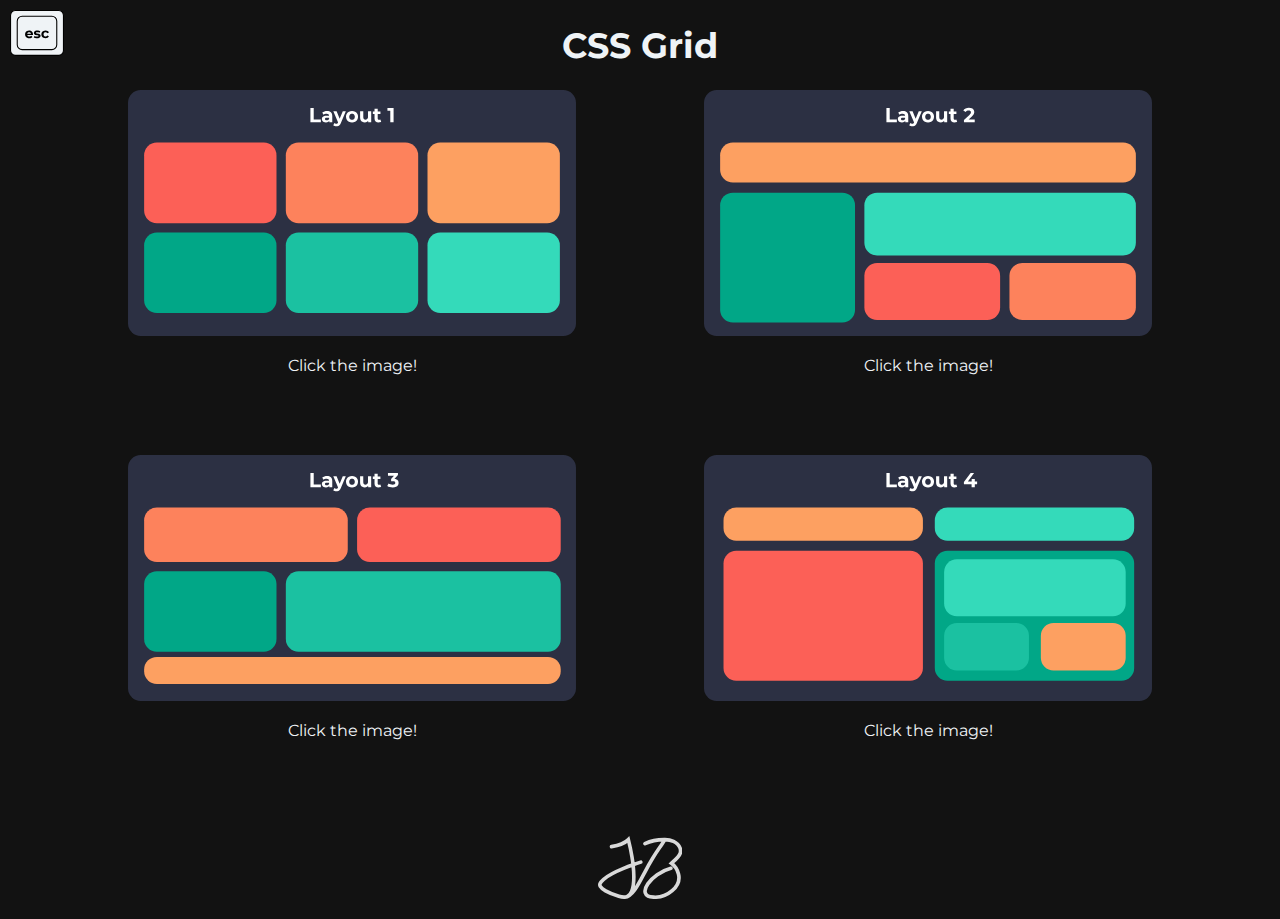
<file: WebDev/H3/index.html>
<!DOCTYPE html>
<html lang="en">
<head>
    <meta charset="UTF-8">
    <meta http-equiv="X-UA-Compatible" content="IE=edge">
    <meta name="viewport" content="width=device-width, initial-scale=1.0">
    <link rel="stylesheet" href="./style.css" />
    <script src="../js/menu.js" defer></script>
    <title>CSS Grid</title>
</head>
<body>
  <div id="menu" class="menu">
    <a id="closebtn">&times;</a>

    <ul>
      <li><b>Main Menu</b></li>
      <li><a href="../index.html" onclick="closeMenu()">Home</a></li>
    </ul>
    
</div>
  <nav>
      <svg xmlns="http://www.w3.org/2000/svg" width="6vmin" viewBox="0 0 100 85" fill="none" id="esc">
          <rect x="1" y="1" width="98" height="83" rx="9" fill="#EFF3F6" stroke="black" stroke-width="2"/>
          <rect x="13.4031" y="11.625" width="73.1938" height="61.75" rx="9" fill="#EFF3F6" stroke="black" stroke-width="2"/>
          <path d="M50.0079 52.3672C48.8145 52.3672 47.6643 52.2283 46.5573 51.9507C45.4677 51.6557 44.6028 51.2913 
          43.9629 50.8575L45.312 47.9424C45.9519 48.3415 46.7043 48.6711 47.5691 48.9314C48.4513 49.1744 49.3161 49.2958 50.1636 
          49.2958C51.0976 49.2958 51.7548 49.183 52.1353 48.9575C52.5332 48.7319 52.7321 48.4195 52.7321 48.0204C52.7321 47.6907 
          52.5764 47.4478 52.2651 47.2916C51.971 47.1181 51.5732 46.988 51.0716 46.9012C50.57 46.8145 50.0166 46.7277 49.4112 
          46.6409C48.8231 46.5542 48.2264 46.4414 47.621 46.3026C47.0157 46.1464 46.4622 45.9208 45.9606 45.6258C45.459 45.3309 
          45.0525 44.9318 44.7412 44.4285C44.4472 43.9253 44.3002 43.2746 44.3002 42.4764C44.3002 41.5915 44.551 40.8106 45.0525 
          40.1339C45.5714 39.4571 46.3152 38.9279 47.2838 38.5462C48.2523 38.1471 49.4112 37.9475 50.7603 37.9475C51.7116 37.9475 
          52.6802 38.0516 53.6661 38.2598C54.6519 38.4681 55.4735 38.7717 56.1308 39.1708L54.7817 42.06C54.1071 41.6609 53.4239 
          41.3919 52.7321 41.2531C52.0575 41.0969 51.4003 41.0188 50.7603 41.0188C49.8609 41.0188 49.2036 41.1403 48.7885 
          41.3832C48.3734 41.6262 48.1659 41.9385 48.1659 42.3203C48.1659 42.6673 48.3129 42.9276 48.6069 43.1011C48.9182 43.2746 
          49.3247 43.4134 49.8263 43.5176C50.3279 43.6217 50.8727 43.7171 51.4608 43.8039C52.0662 43.8733 52.6715 43.9861 53.2769 
          44.1422C53.8823 44.2984 54.4271 44.524 54.9114 44.819C55.413 45.0966 55.8194 45.487 56.1308 45.9902C56.4421 46.4761 
          56.5978 47.1181 56.5978 47.9163C56.5978 48.7839 56.3383 49.5561 55.8194 50.2328C55.3006 50.8922 54.5482 51.4128 53.5623 
          51.7945C52.5937 52.1763 51.4089 52.3672 50.0079 52.3672Z" fill="black"/>
          <path d="M65.8404 52.3672C64.3357 52.3672 62.9952 52.0635 61.8191 51.4562C60.6429 50.8315 59.7176 49.9726 59.043 
          48.8794C58.3858 47.7862 58.0571 46.5455 58.0571 45.1573C58.0571 43.7518 58.3858 42.5111 59.043 41.4353C59.7176 40.3421 
          60.6429 39.4919 61.8191 38.8845C62.9952 38.2598 64.3357 37.9475 65.8404 37.9475C67.3106 37.9475 68.5905 38.2598 69.6802 
          38.8845C70.7699 39.4919 71.5741 40.3681 72.093 41.5134L68.9538 43.2052C68.5905 42.5458 68.1322 42.06 67.5787 
          41.7476C67.0425 41.4353 66.4545 41.2791 65.8145 41.2791C65.1227 41.2791 64.5 41.4353 63.9465 41.7476C63.393 42.06 62.952 
          42.5024 62.6233 43.0751C62.312 43.6477 62.1563 44.3418 62.1563 45.1573C62.1563 45.9729 62.312 46.667 62.6233 
          47.2396C62.952 47.8122 63.393 48.2547 63.9465 48.567C64.5 48.8794 65.1227 49.0355 65.8145 49.0355C66.4545 49.0355 
          67.0425 48.888 67.5787 48.5931C68.1322 48.2807 68.5905 47.7862 68.9538 47.1094L72.093 48.8273C71.5741 49.9552 70.7699 
          50.8315 69.6802 51.4562C68.5905 52.0635 67.3106 52.3672 65.8404 52.3672Z" fill="black"/>
          <path fill-rule="evenodd" clip-rule="evenodd" d="M35.8719 52.3672C34.2806 52.3672 32.8796 52.0548 31.6689 51.4301C30.4755 
          50.8055 29.5501 49.9552 28.8929 48.8794C28.2356 47.7862 27.907 46.5455 27.907 45.1573C27.907 43.7518 28.227 42.5111 
          28.8669 41.4353C29.5242 40.3421 30.4149 39.4919 31.5392 38.8845C32.6634 38.2598 33.9347 37.9475 35.353 37.9475C36.7194 
          37.9475 37.9474 38.2425 39.0371 38.8325C40.1441 39.4051 41.0175 40.238 41.6575 41.3312C42.2974 42.407 42.6174 43.6997 
          42.6174 45.2094C42.6174 45.3656 42.6088 45.5478 42.5915 45.756C42.5742 45.9469 42.5569 46.1291 42.5396 
          46.3026H31.9787C32.0602 46.6753 32.1904 47.0224 32.3694 47.3437C32.7153 47.9163 33.191 48.3588 33.7963 48.6711C34.419 
          48.9661 35.1455 49.1136 35.9757 49.1136C36.7194 49.1136 37.368 49.0008 37.9215 48.7753C38.4923 48.5497 39.0112 48.2113 
          39.4782 47.7602L41.6315 50.1027C40.9916 50.8315 40.1873 51.3954 39.2187 51.7945C38.2501 52.1763 37.1345 52.3672 35.8719 
          52.3672ZM37.1951 41.4873C37.7139 41.7823 38.1204 42.1988 38.4144 42.7367C38.6096 43.0938 38.74 43.4929 38.8056 
          43.934H31.932C31.9993 43.5002 32.1278 43.1098 32.3175 42.7627C32.6116 42.2075 33.018 41.7823 33.5369 41.4873C34.0731 
          41.175 34.6871 41.0188 35.379 41.0188C36.0708 41.0188 36.6762 41.175 37.1951 41.4873Z" fill="black"/>
          </svg>
  </nav>
    <h1>CSS Grid</h1>

    <div class="container">
        <div class="card">
          <a href="./Layout1/index.html"><img src="./assets/img/Layout1.svg" alt="Layout 1"></a>
          <p>Click the image!</p>
        </div>
        <div class="card">
          <a href="./Layout2/index.html"><img src="./assets/img/Layout2.svg" alt="Layout 2"></a>
          <p>Click the image!</p>
        </div>
        <div class="card">
          <a href="./Layout3/index.html"><img src="./assets/img/Layout3.svg" alt="Layout 3"></a>
          <p>Click the image!</p>
        </div>
        <div class="card">
          <a href="./Layout4/index.html"><img src="./assets/img/Layout4.svg" alt="Layout 4"></a>
          <p>Click the image!</p>
        </div>
    </div>

    <footer>
        <a href="https://joaquinbadillo.github.io" title="My Portfolio">
        <svg viewBox="0 0 233 174" fill="none">
          <path
            id="signature"
            d="M37.3308 29.3259C59.0183 25.9417 74.2639 19.5563 83.8385 10C87.2439 23.4012 90.8892 39.8673 93.7444 
            57.176C96.5997 74.4847 96.8624 79.3958 96.8624 79.3958M118.156 72.1385C107.366 75.6574 96.8624 79.3958 96.8624 
            79.3958M96.8624 79.3958C87.7489 82.6482 78.9601 85.9909 70.6493 89.4058C46.3544 99.3884 27.0687 109.622 15.5537 
            119.466C9.79134 124.393 6.81595 128.522 5.63529 131.658C4.66172 134.244 4.75571 136.408 6.27583 139.052C8.1006 
            142.225 12.3138 146.536 20.9359 151.482C29.4357 156.358 41.4215 161.397 57.6339 166.435C69.2332 170.04 76.5685 
            169.171 81.2832 166.928C85.9915 164.689 90.0678 160.137 93.1941 152.261C99.6843 135.911 100.169 110.021 97.1114 
            81.644M96.8624 79.3958C96.9476 80.1454 97.0306 80.8949 97.1114 81.644M96.8624 79.3958L97.1114 81.644M185.194 
            10.0223C195.381 10.2007 201.284 11.4722 208.557 14.642C212.79 16.487 216.789 19.4363 219.968 22.6903C223.127 
            25.9244 225.776 29.77 226.936 33.5898C228.026 37.1805 228.103 40.5418 227.927 42.9665C227.839 44.1898 227.683 
            45.205 227.545 45.9316C227.476 46.2957 227.411 46.5897 227.36 46.8037C227.347 46.8597 227.335 46.9103 227.324 
            46.9552C227.317 46.9818 227.311 47.0065 227.305 47.0291C224.643 57.4816 208.184 70.3909 202.784 75.2224C208.628 
            79.3958 218.927 91.4187 222.288 104.853C231.195 140.452 190.074 171.291 153.406 168.866C147.405 168.469 142.282 
            168.107 138.271 166.029C134.123 163.879 131.54 160.631 130.468 156.774C128.444 149.496 131.884 140.581 137.625 
            132.235C149.323 115.232 173.835 96.3638 201.316 89.1971M185.194 10.0223C184.337 10.0073 183.448 10 182.527 
            10C162.314 10 144.289 14.172 129.801 21.1142M185.194 10.0223C182.527 13.0998 176.119 23.5925 169.833 
            32.6674C163.623 41.6339 157.739 50.4364 150.565 62.1845C141.827 76.495 135.396 88.4001 129.549 99.6237C128.407 
            101.816 127.107 104.175 125.721 106.831C110.035 136.891 93.1847 168.729 74.5027 168.729"
            stroke="#D9D9D9"
            stroke-width="10"
            stroke-linecap="round"
            stroke-dasharray="3622.62 1"
          />
        </svg>
      </a>
    </footer>
</body>
</html>
</file>
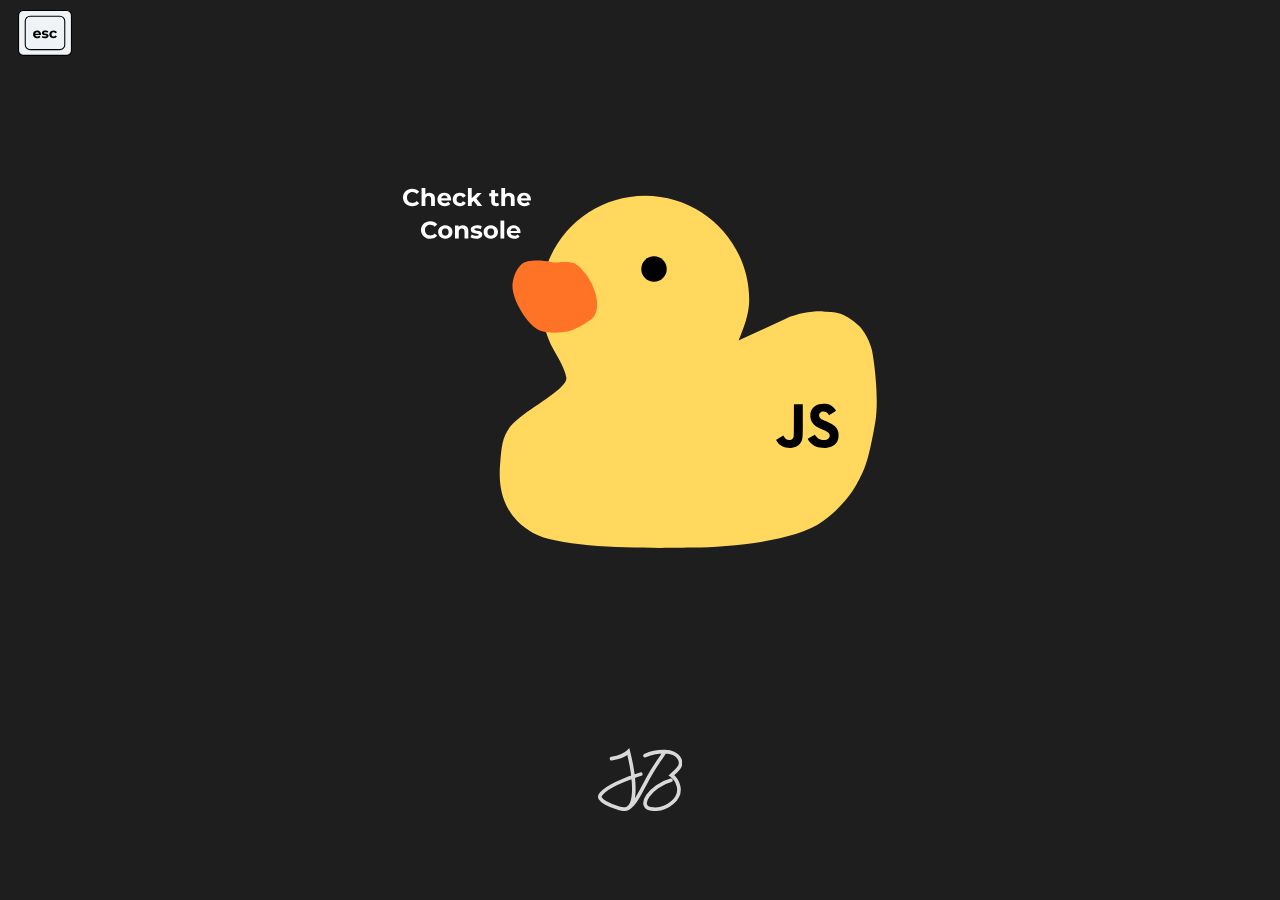
<file: WebDev/H5/index.html>
<!DOCTYPE html>
<html lang="en">
<head>
    <meta charset="UTF-8">
    <meta name="viewport" content="width=device-width, initial-scale=1.0">
    <title>Javascript Basics</title>
    <link rel="icon" href="../img/favicon-32x32.png" type="image/png">
    <link rel="stylesheet" href="./styles/style.css" />
    <script src="../js/menu.js" defer></script>

    <script type="module" src="./js/script.js"></script>
</head>
<body>
    <div id="menu" class="menu">
        <a id="closebtn">&times;</a>
    
        <ul>
          <li><b>Main Menu</b></li>
          <li><a href="../index.html" onclick="closeMenu()">Home</a></li>
        </ul>
        
    </div>
    <nav>
        <svg xmlns="http://www.w3.org/2000/svg" viewBox="0 0 100 85" fill="none" id="esc">
            <rect x="1" y="1" width="98" height="83" rx="9" fill="#EFF3F6" stroke="black" stroke-width="2"/>
            <rect x="13.4031" y="11.625" width="73.1938" height="61.75" rx="9" fill="#EFF3F6" stroke="black" stroke-width="2"/>
            <path d="M50.0079 52.3672C48.8145 52.3672 47.6643 52.2283 46.5573 51.9507C45.4677 51.6557 44.6028 51.2913 
            43.9629 50.8575L45.312 47.9424C45.9519 48.3415 46.7043 48.6711 47.5691 48.9314C48.4513 49.1744 49.3161 49.2958 50.1636 
            49.2958C51.0976 49.2958 51.7548 49.183 52.1353 48.9575C52.5332 48.7319 52.7321 48.4195 52.7321 48.0204C52.7321 47.6907 
            52.5764 47.4478 52.2651 47.2916C51.971 47.1181 51.5732 46.988 51.0716 46.9012C50.57 46.8145 50.0166 46.7277 49.4112 
            46.6409C48.8231 46.5542 48.2264 46.4414 47.621 46.3026C47.0157 46.1464 46.4622 45.9208 45.9606 45.6258C45.459 45.3309 
            45.0525 44.9318 44.7412 44.4285C44.4472 43.9253 44.3002 43.2746 44.3002 42.4764C44.3002 41.5915 44.551 40.8106 45.0525 
            40.1339C45.5714 39.4571 46.3152 38.9279 47.2838 38.5462C48.2523 38.1471 49.4112 37.9475 50.7603 37.9475C51.7116 37.9475 
            52.6802 38.0516 53.6661 38.2598C54.6519 38.4681 55.4735 38.7717 56.1308 39.1708L54.7817 42.06C54.1071 41.6609 53.4239 
            41.3919 52.7321 41.2531C52.0575 41.0969 51.4003 41.0188 50.7603 41.0188C49.8609 41.0188 49.2036 41.1403 48.7885 
            41.3832C48.3734 41.6262 48.1659 41.9385 48.1659 42.3203C48.1659 42.6673 48.3129 42.9276 48.6069 43.1011C48.9182 43.2746 
            49.3247 43.4134 49.8263 43.5176C50.3279 43.6217 50.8727 43.7171 51.4608 43.8039C52.0662 43.8733 52.6715 43.9861 53.2769 
            44.1422C53.8823 44.2984 54.4271 44.524 54.9114 44.819C55.413 45.0966 55.8194 45.487 56.1308 45.9902C56.4421 46.4761 
            56.5978 47.1181 56.5978 47.9163C56.5978 48.7839 56.3383 49.5561 55.8194 50.2328C55.3006 50.8922 54.5482 51.4128 53.5623 
            51.7945C52.5937 52.1763 51.4089 52.3672 50.0079 52.3672Z" fill="black"/>
            <path d="M65.8404 52.3672C64.3357 52.3672 62.9952 52.0635 61.8191 51.4562C60.6429 50.8315 59.7176 49.9726 59.043 
            48.8794C58.3858 47.7862 58.0571 46.5455 58.0571 45.1573C58.0571 43.7518 58.3858 42.5111 59.043 41.4353C59.7176 40.3421 
            60.6429 39.4919 61.8191 38.8845C62.9952 38.2598 64.3357 37.9475 65.8404 37.9475C67.3106 37.9475 68.5905 38.2598 69.6802 
            38.8845C70.7699 39.4919 71.5741 40.3681 72.093 41.5134L68.9538 43.2052C68.5905 42.5458 68.1322 42.06 67.5787 
            41.7476C67.0425 41.4353 66.4545 41.2791 65.8145 41.2791C65.1227 41.2791 64.5 41.4353 63.9465 41.7476C63.393 42.06 62.952 
            42.5024 62.6233 43.0751C62.312 43.6477 62.1563 44.3418 62.1563 45.1573C62.1563 45.9729 62.312 46.667 62.6233 
            47.2396C62.952 47.8122 63.393 48.2547 63.9465 48.567C64.5 48.8794 65.1227 49.0355 65.8145 49.0355C66.4545 49.0355 
            67.0425 48.888 67.5787 48.5931C68.1322 48.2807 68.5905 47.7862 68.9538 47.1094L72.093 48.8273C71.5741 49.9552 70.7699 
            50.8315 69.6802 51.4562C68.5905 52.0635 67.3106 52.3672 65.8404 52.3672Z" fill="black"/>
            <path fill-rule="evenodd" clip-rule="evenodd" d="M35.8719 52.3672C34.2806 52.3672 32.8796 52.0548 31.6689 51.4301C30.4755 
            50.8055 29.5501 49.9552 28.8929 48.8794C28.2356 47.7862 27.907 46.5455 27.907 45.1573C27.907 43.7518 28.227 42.5111 
            28.8669 41.4353C29.5242 40.3421 30.4149 39.4919 31.5392 38.8845C32.6634 38.2598 33.9347 37.9475 35.353 37.9475C36.7194 
            37.9475 37.9474 38.2425 39.0371 38.8325C40.1441 39.4051 41.0175 40.238 41.6575 41.3312C42.2974 42.407 42.6174 43.6997 
            42.6174 45.2094C42.6174 45.3656 42.6088 45.5478 42.5915 45.756C42.5742 45.9469 42.5569 46.1291 42.5396 
            46.3026H31.9787C32.0602 46.6753 32.1904 47.0224 32.3694 47.3437C32.7153 47.9163 33.191 48.3588 33.7963 48.6711C34.419 
            48.9661 35.1455 49.1136 35.9757 49.1136C36.7194 49.1136 37.368 49.0008 37.9215 48.7753C38.4923 48.5497 39.0112 48.2113 
            39.4782 47.7602L41.6315 50.1027C40.9916 50.8315 40.1873 51.3954 39.2187 51.7945C38.2501 52.1763 37.1345 52.3672 35.8719 
            52.3672ZM37.1951 41.4873C37.7139 41.7823 38.1204 42.1988 38.4144 42.7367C38.6096 43.0938 38.74 43.4929 38.8056 
            43.934H31.932C31.9993 43.5002 32.1278 43.1098 32.3175 42.7627C32.6116 42.2075 33.018 41.7823 33.5369 41.4873C34.0731 
            41.175 34.6871 41.0188 35.379 41.0188C36.0708 41.0188 36.6762 41.175 37.1951 41.4873Z" fill="black"/>
            </svg>
    </nav>

    <section class="main-content">
        <img src="./img/duck.svg"> 
    </section>
    
    <footer>
        <a href="https://joaquinbadillo.github.io" title="My Portfolio">
        <svg viewBox="0 0 233 174" fill="none">
          <path
            id="signature"
            d="M37.3308 29.3259C59.0183 25.9417 74.2639 19.5563 83.8385 10C87.2439 23.4012 90.8892 39.8673 93.7444 
            57.176C96.5997 74.4847 96.8624 79.3958 96.8624 79.3958M118.156 72.1385C107.366 75.6574 96.8624 79.3958 96.8624 
            79.3958M96.8624 79.3958C87.7489 82.6482 78.9601 85.9909 70.6493 89.4058C46.3544 99.3884 27.0687 109.622 15.5537 
            119.466C9.79134 124.393 6.81595 128.522 5.63529 131.658C4.66172 134.244 4.75571 136.408 6.27583 139.052C8.1006 
            142.225 12.3138 146.536 20.9359 151.482C29.4357 156.358 41.4215 161.397 57.6339 166.435C69.2332 170.04 76.5685 
            169.171 81.2832 166.928C85.9915 164.689 90.0678 160.137 93.1941 152.261C99.6843 135.911 100.169 110.021 97.1114 
            81.644M96.8624 79.3958C96.9476 80.1454 97.0306 80.8949 97.1114 81.644M96.8624 79.3958L97.1114 81.644M185.194 
            10.0223C195.381 10.2007 201.284 11.4722 208.557 14.642C212.79 16.487 216.789 19.4363 219.968 22.6903C223.127 
            25.9244 225.776 29.77 226.936 33.5898C228.026 37.1805 228.103 40.5418 227.927 42.9665C227.839 44.1898 227.683 
            45.205 227.545 45.9316C227.476 46.2957 227.411 46.5897 227.36 46.8037C227.347 46.8597 227.335 46.9103 227.324 
            46.9552C227.317 46.9818 227.311 47.0065 227.305 47.0291C224.643 57.4816 208.184 70.3909 202.784 75.2224C208.628 
            79.3958 218.927 91.4187 222.288 104.853C231.195 140.452 190.074 171.291 153.406 168.866C147.405 168.469 142.282 
            168.107 138.271 166.029C134.123 163.879 131.54 160.631 130.468 156.774C128.444 149.496 131.884 140.581 137.625 
            132.235C149.323 115.232 173.835 96.3638 201.316 89.1971M185.194 10.0223C184.337 10.0073 183.448 10 182.527 
            10C162.314 10 144.289 14.172 129.801 21.1142M185.194 10.0223C182.527 13.0998 176.119 23.5925 169.833 
            32.6674C163.623 41.6339 157.739 50.4364 150.565 62.1845C141.827 76.495 135.396 88.4001 129.549 99.6237C128.407 
            101.816 127.107 104.175 125.721 106.831C110.035 136.891 93.1847 168.729 74.5027 168.729"
            stroke="#D9D9D9"
            stroke-width="10"
            stroke-linecap="round"
            stroke-dasharray="3622.62 1"
          />
        </svg>
      </a>
    </footer>
</body>
</html>
</file>
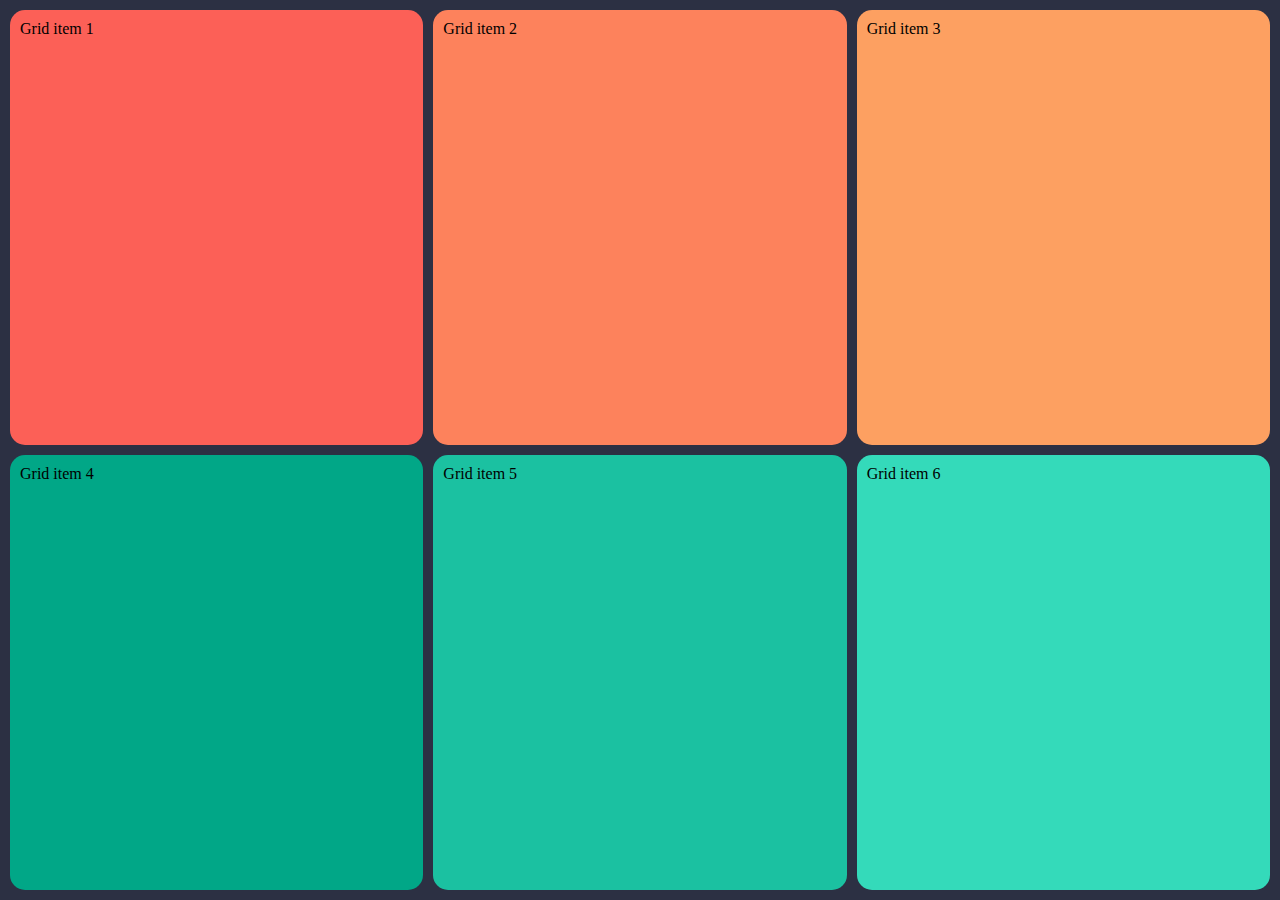
<file: WebDev/H3/Layout1/index.html>
<!DOCTYPE html>
<html lang="en">
<head>
    <link rel="stylesheet" href="./styles/style.css" />
    <title>Layout 1</title> 
</head>
<body>
    <div class="grid-container">
        <div class="grid-item grid-item-1">Grid item 1</div>
        <div class="grid-item grid-item-2">Grid item 2</div>
        <div class="grid-item grid-item-3">Grid item 3</div>
        <div class="grid-item grid-item-4">Grid item 4</div>
        <div class="grid-item grid-item-5">Grid item 5</div>
        <div class="grid-item grid-item-6">Grid item 6</div>
    </div>
</body>
</html>
</file>
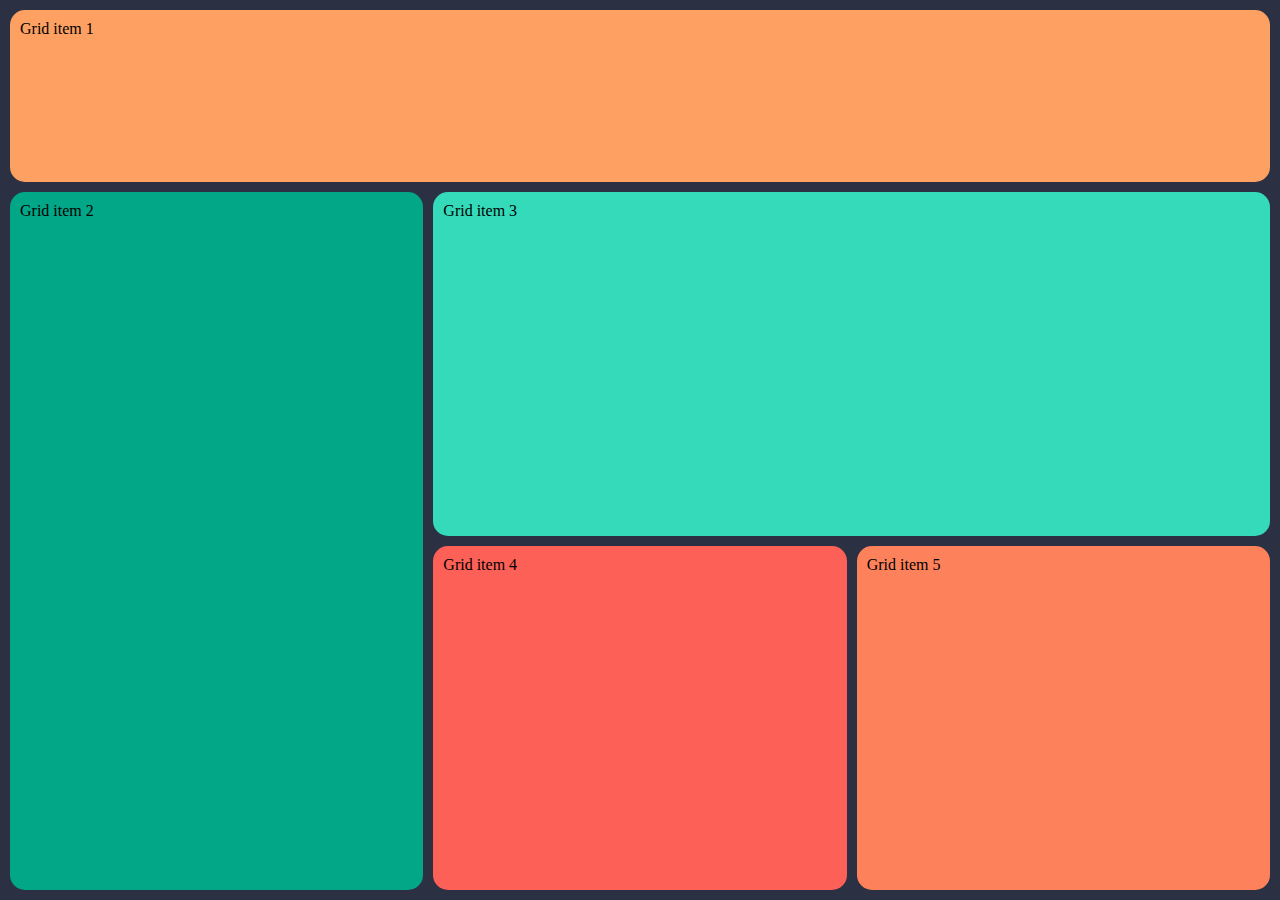
<file: WebDev/H3/Layout2/index.html>
<!DOCTYPE html>
<html lang="en">
<head>
    <link rel="stylesheet" href="./styles/style.css" />
    <title>Layout 2</title> 
</head>
<body>
    <div class="grid-container">
        <div class="grid-item grid-item-1">Grid item 1</div>
        <div class="grid-item grid-item-2">Grid item 2</div>
        <div class="grid-item grid-item-3">Grid item 3</div>
        <div class="grid-item grid-item-4">Grid item 4</div>
        <div class="grid-item grid-item-5">Grid item 5</div>
    </div>
</body>
</html>
</file>
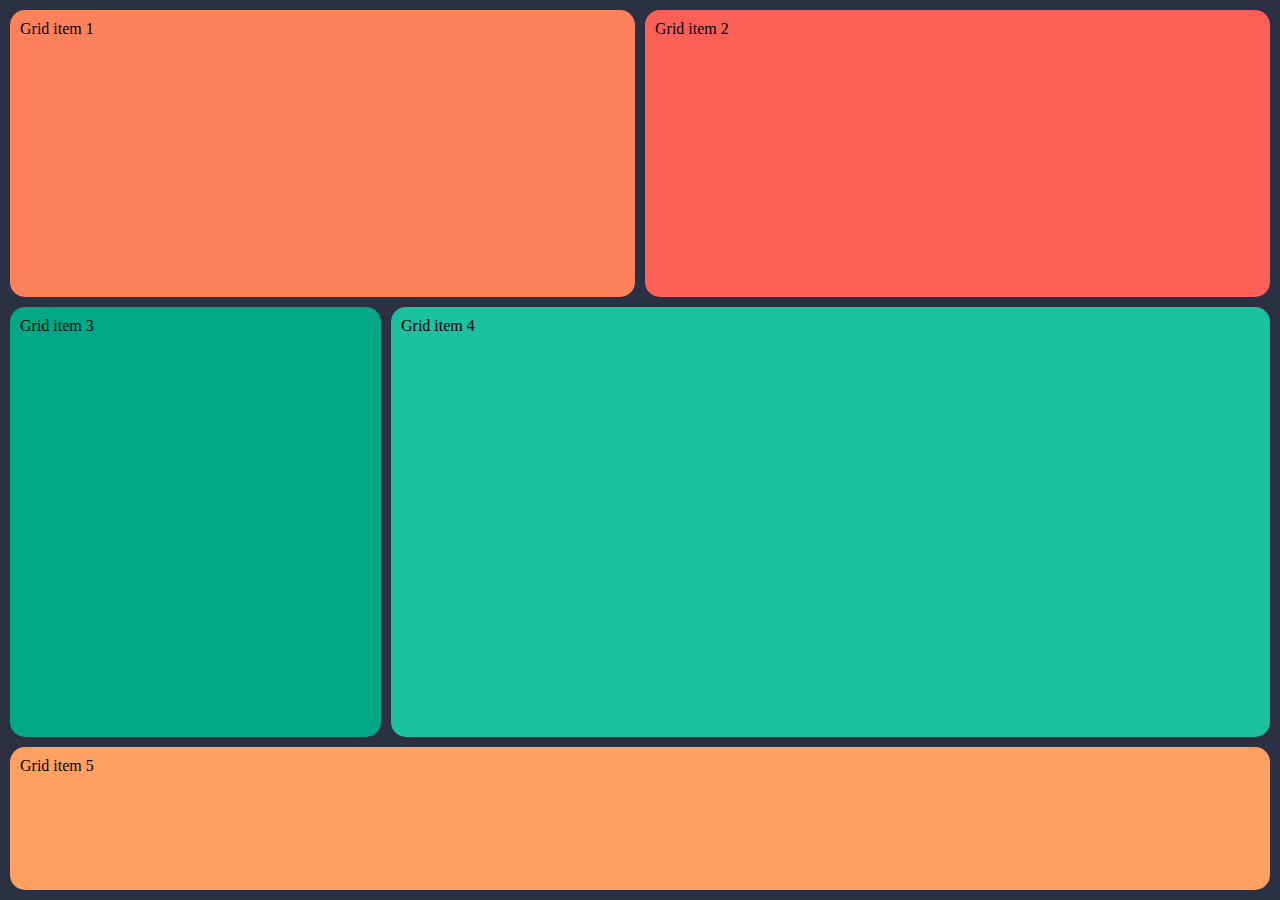
<file: WebDev/H3/Layout3/index.html>
<!DOCTYPE html>
<html lang="en">
<head>
    <link rel="stylesheet" href="./styles/style.css" />
    <title>Layout 3</title> 
</head>
<body>
    <div class="grid-container">
        <div class="grid-item grid-item-1">Grid item 1</div>
        <div class="grid-item grid-item-2">Grid item 2</div>
        <div class="grid-item grid-item-3">Grid item 3</div>
        <div class="grid-item grid-item-4">Grid item 4</div>
        <div class="grid-item grid-item-5">Grid item 5</div>
    </div>
</body>
</html>
</file>
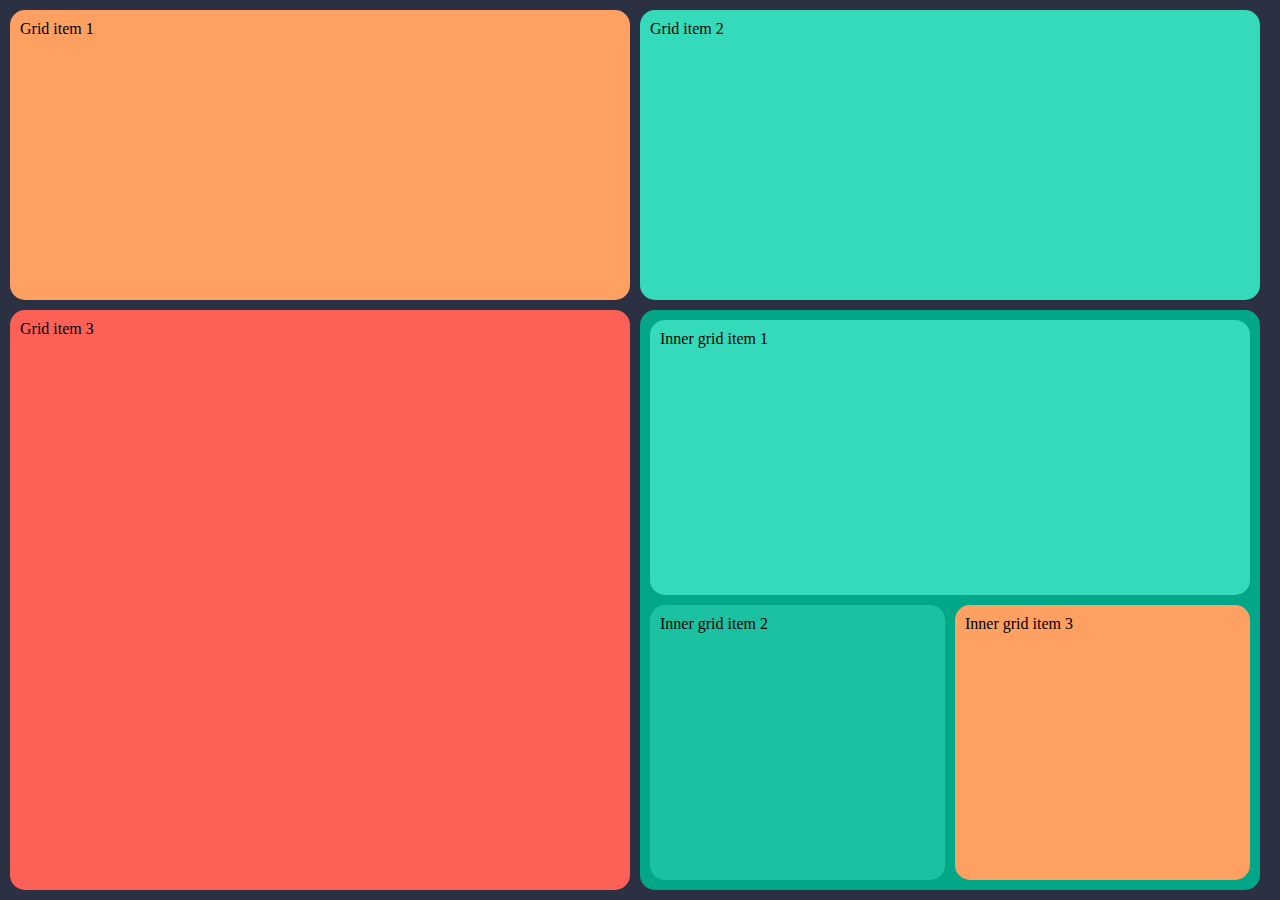
<file: WebDev/H3/Layout4/index.html>
<!DOCTYPE html>
<html lang="en">
<head>
    <link rel="stylesheet" href="./styles/style.css" />
    <title>Layout 4</title> 
</head>
<body>
    <div class="grid-container">
        <div class="grid-item item-1">Grid item 1</div>
        <div class="grid-item item-2">Grid item 2</div>
        <div class="grid-item item-3">Grid item 3</div>
        <div class="grid-item item-4">
            <div class="grid-item sub-item-1">Inner grid item 1</div>
            <div class="grid-item sub-item-2">Inner grid item 2</div>
            <div class="grid-item sub-item-3">Inner grid item 3</div>
        </div>
    </div>
</body>
</html>
</file>
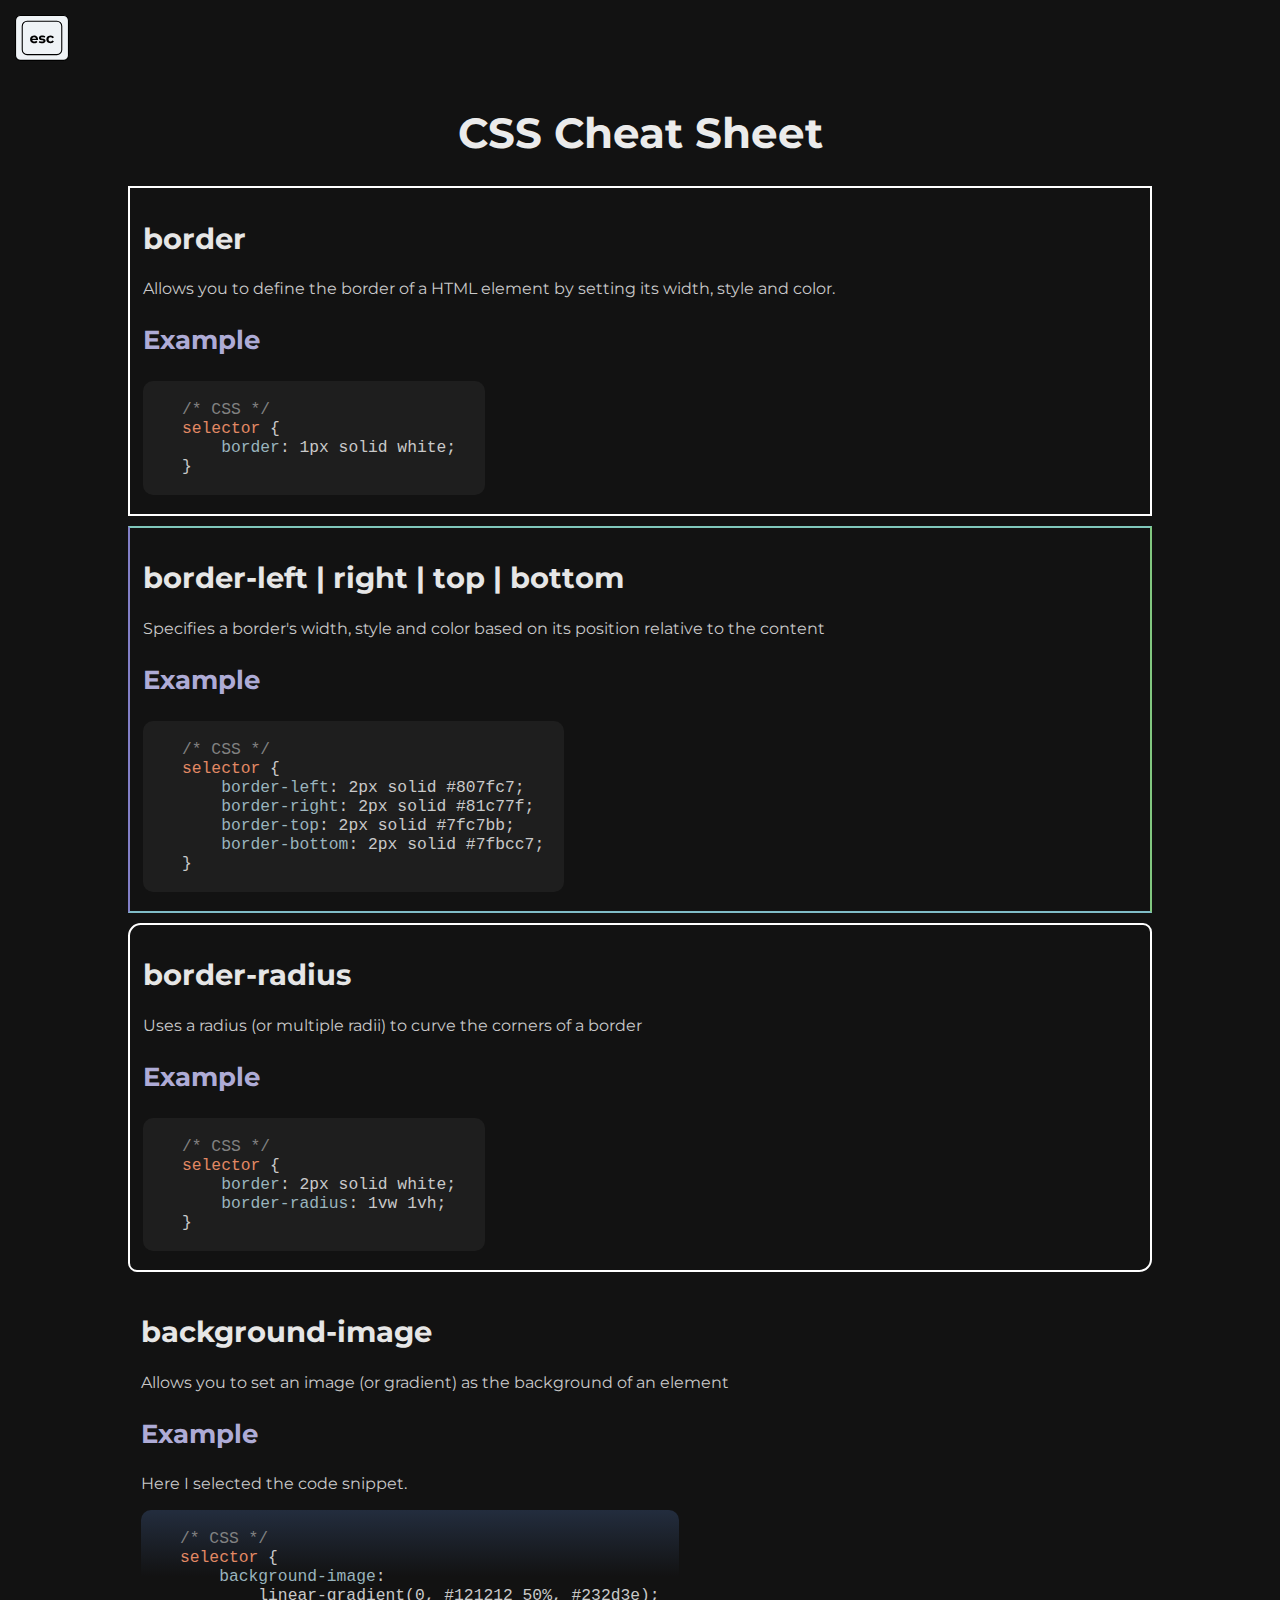
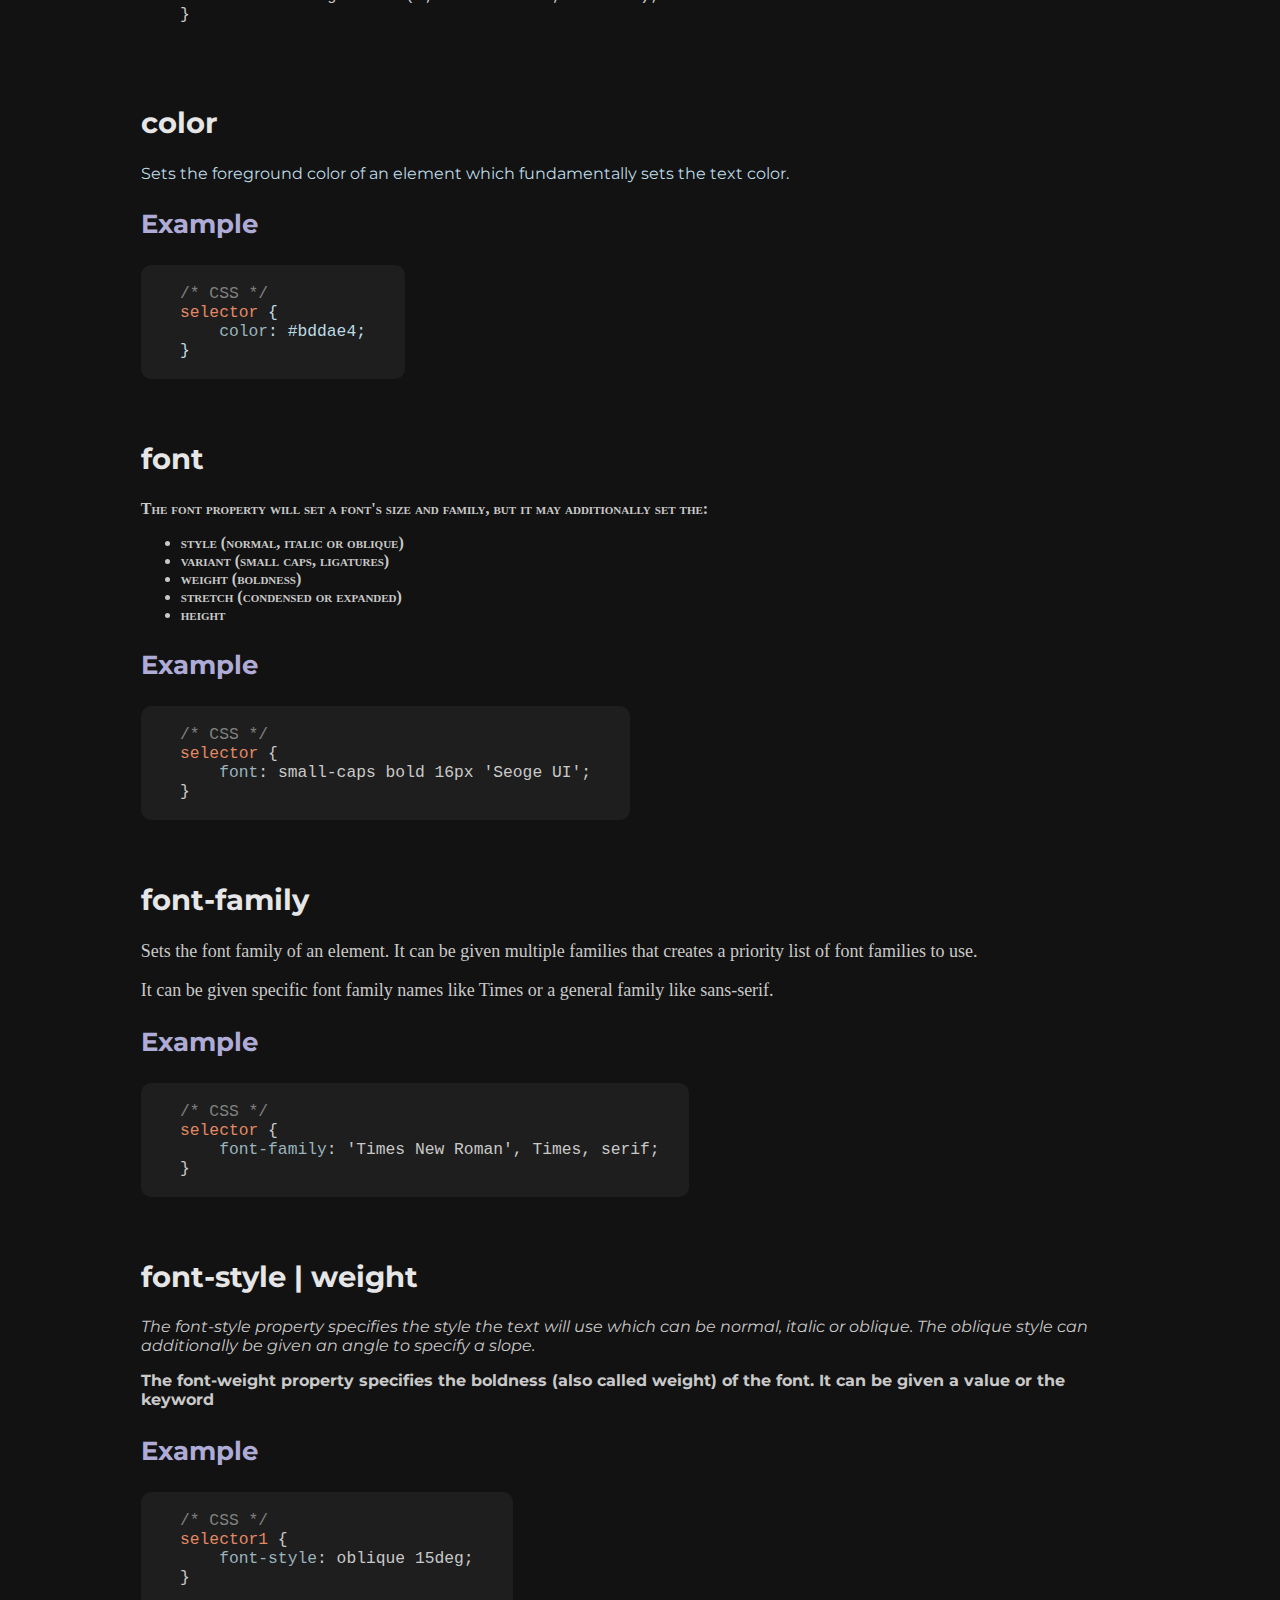
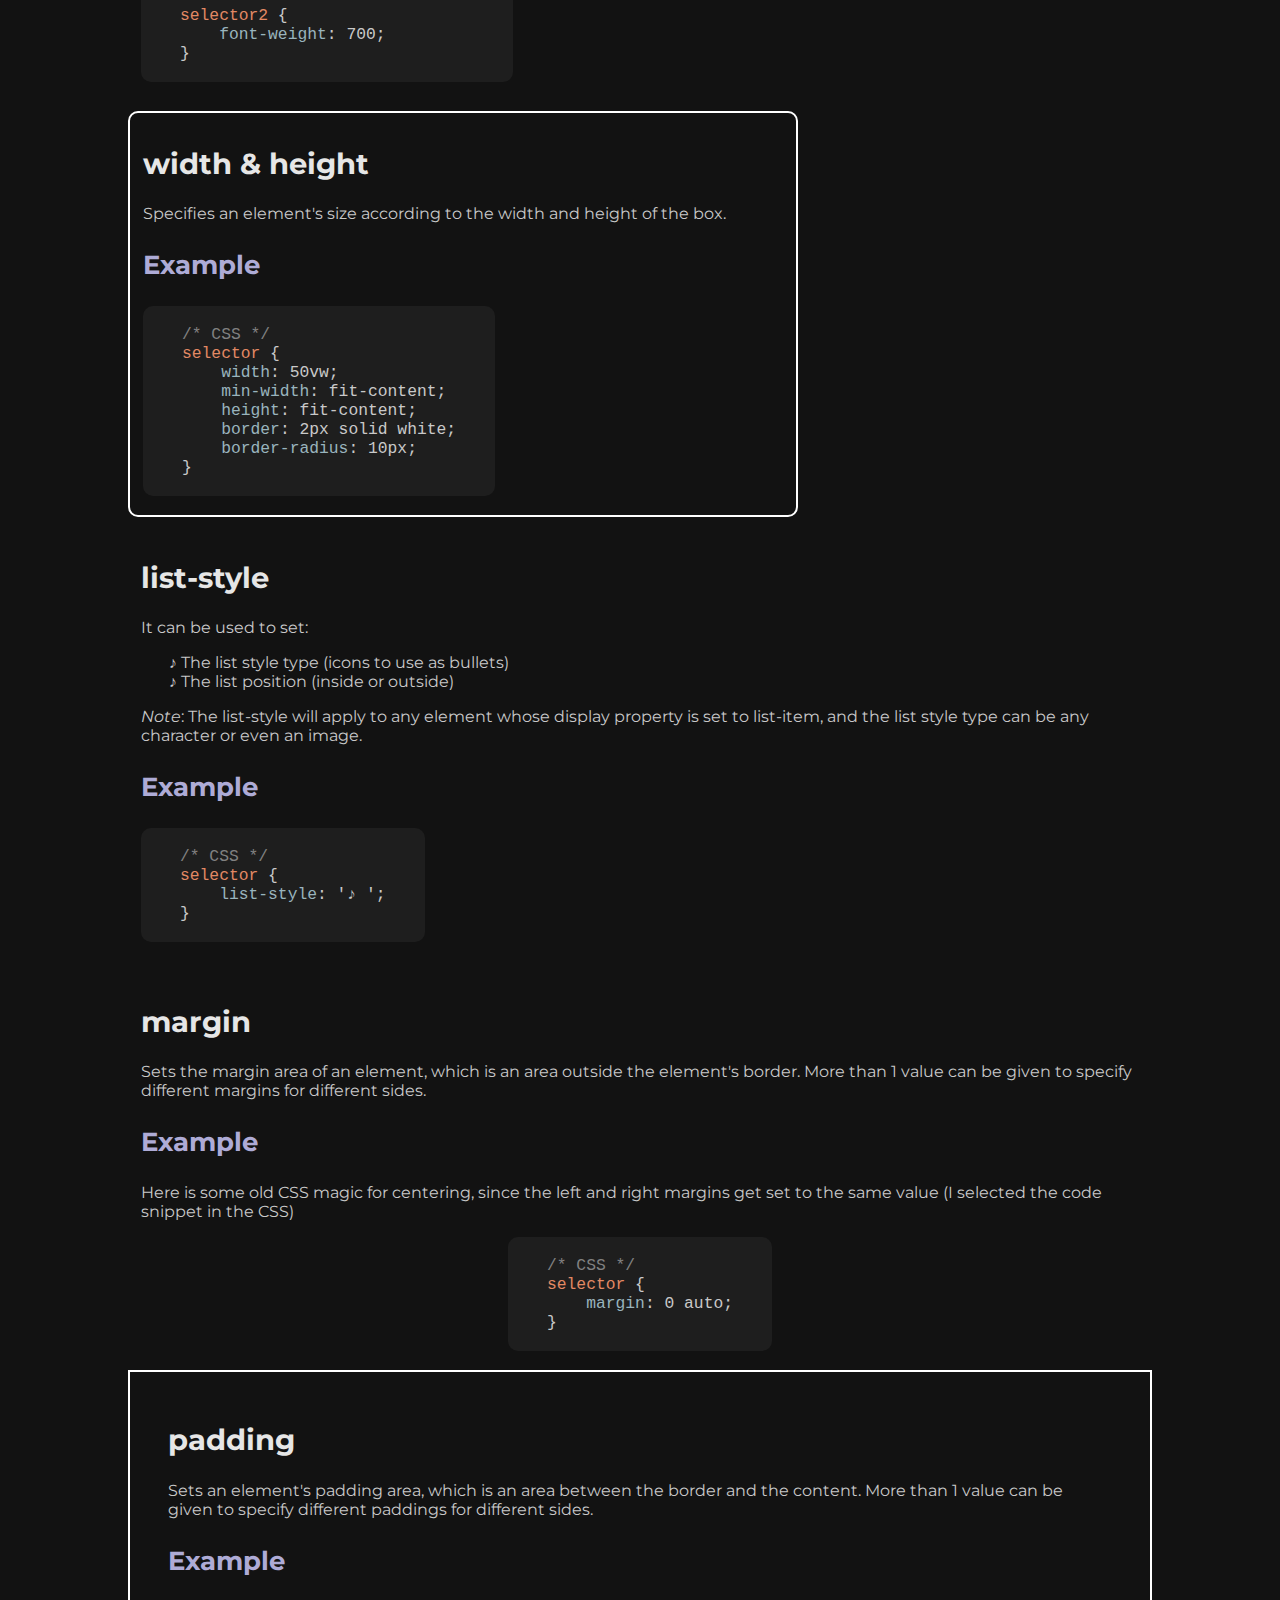
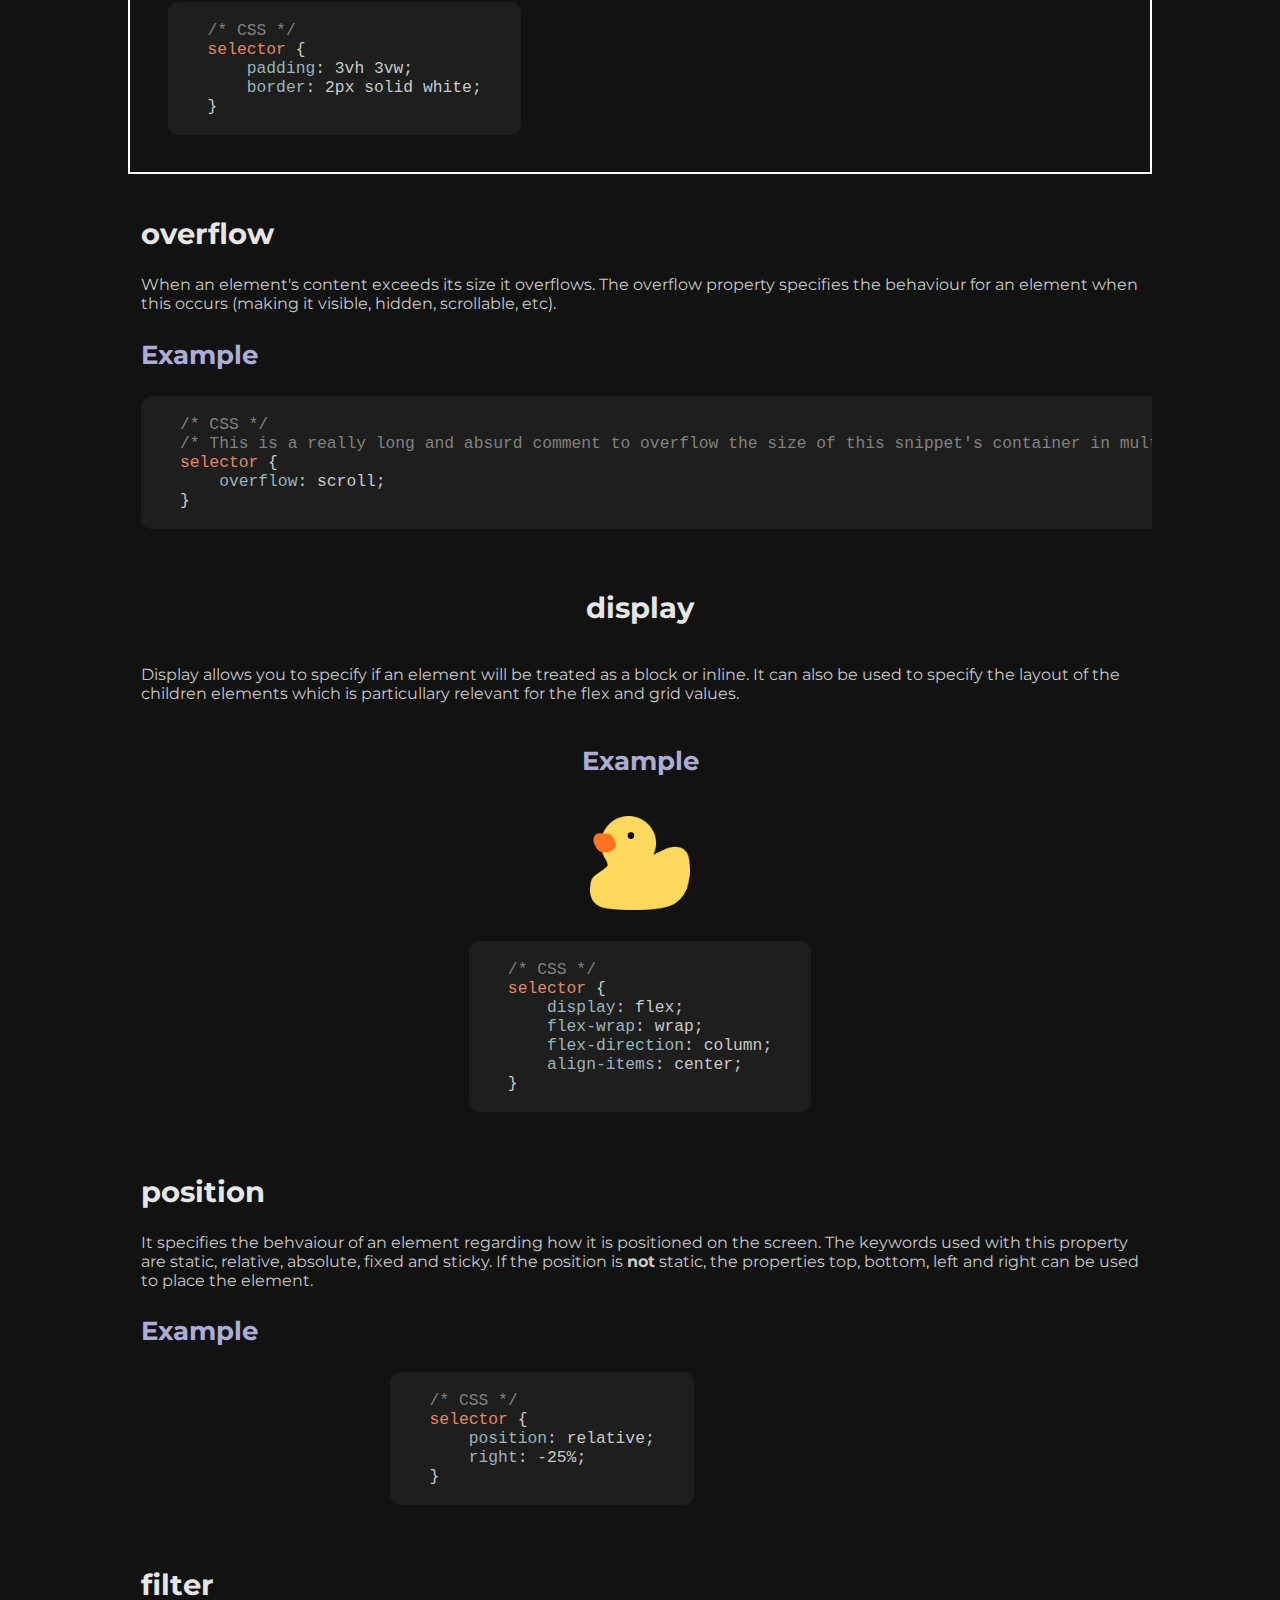
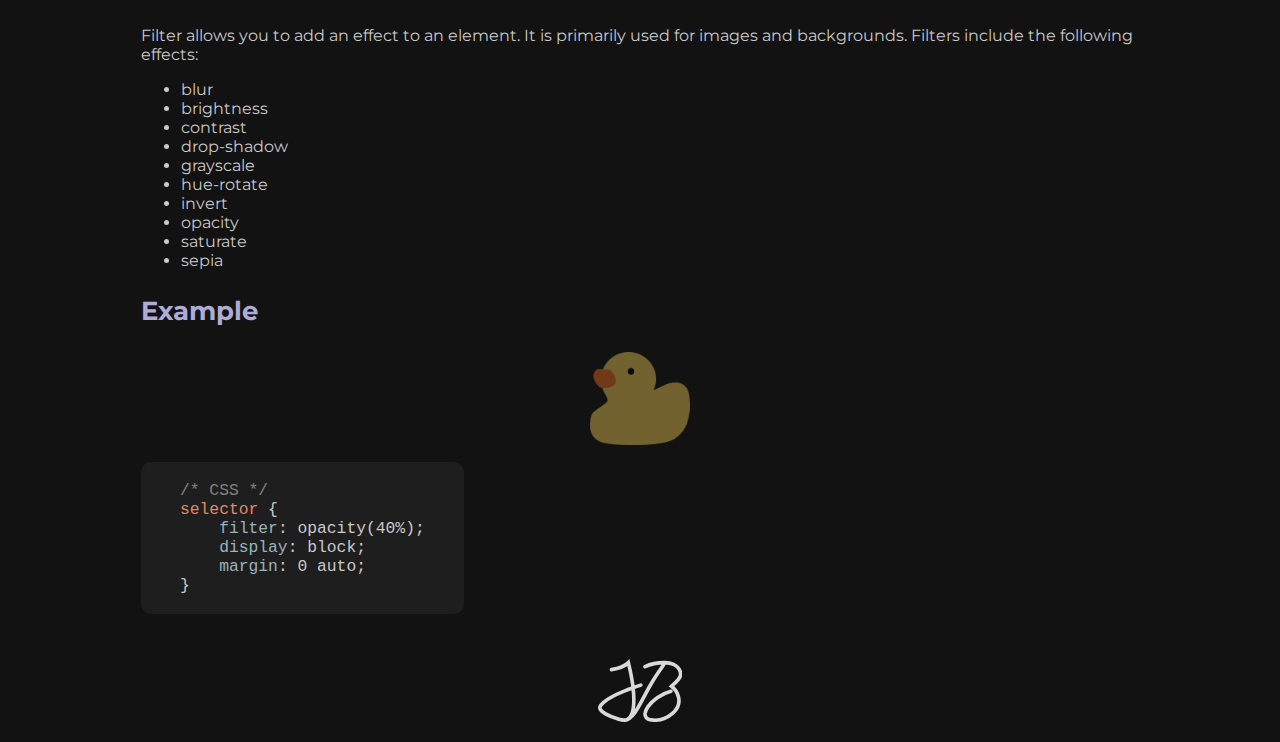
<file: WebDev/H2/css_cheat_sheet.html>
<!DOCTYPE html>
<html lang="en">
<head>
    <meta charset="UTF-8">
    <meta http-equiv="X-UA-Compatible" content="IE=edge">
    <meta name="viewport" content="width=device-width, initial-scale=1.0">
    <title>CSS Cheat Sheet</title>
    <link rel="stylesheet" href="./styles/style.css" />
    <link rel="icon" href="../img/favicon-32x32.png" type="image/png">
    <script src="../js/menu.js" defer></script>
</head>
<body>
<div id="menu" class="menu">
    <a id="closebtn">&times;</a>

    <ul>
        <li><b>Main Menu</b></li>
        <li><a href="../index.html" onclick="closeMenu()">Home</a></li>
    </ul>
    
</div>

<nav class="nav-icon">
    <svg xmlns="http://www.w3.org/2000/svg" width="6vmin" viewBox="0 0 100 85" fill="none" id="esc">
        <rect x="1" y="1" width="98" height="83" rx="9" fill="#EFF3F6" stroke="black" stroke-width="2"/>
        <rect x="13.4031" y="11.625" width="73.1938" height="61.75" rx="9" fill="#EFF3F6" stroke="black" stroke-width="2"/>
        <path d="M50.0079 52.3672C48.8145 52.3672 47.6643 52.2283 46.5573 51.9507C45.4677 51.6557 44.6028 51.2913 
        43.9629 50.8575L45.312 47.9424C45.9519 48.3415 46.7043 48.6711 47.5691 48.9314C48.4513 49.1744 49.3161 49.2958 50.1636 
        49.2958C51.0976 49.2958 51.7548 49.183 52.1353 48.9575C52.5332 48.7319 52.7321 48.4195 52.7321 48.0204C52.7321 47.6907 
        52.5764 47.4478 52.2651 47.2916C51.971 47.1181 51.5732 46.988 51.0716 46.9012C50.57 46.8145 50.0166 46.7277 49.4112 
        46.6409C48.8231 46.5542 48.2264 46.4414 47.621 46.3026C47.0157 46.1464 46.4622 45.9208 45.9606 45.6258C45.459 45.3309 
        45.0525 44.9318 44.7412 44.4285C44.4472 43.9253 44.3002 43.2746 44.3002 42.4764C44.3002 41.5915 44.551 40.8106 45.0525 
        40.1339C45.5714 39.4571 46.3152 38.9279 47.2838 38.5462C48.2523 38.1471 49.4112 37.9475 50.7603 37.9475C51.7116 37.9475 
        52.6802 38.0516 53.6661 38.2598C54.6519 38.4681 55.4735 38.7717 56.1308 39.1708L54.7817 42.06C54.1071 41.6609 53.4239 
        41.3919 52.7321 41.2531C52.0575 41.0969 51.4003 41.0188 50.7603 41.0188C49.8609 41.0188 49.2036 41.1403 48.7885 
        41.3832C48.3734 41.6262 48.1659 41.9385 48.1659 42.3203C48.1659 42.6673 48.3129 42.9276 48.6069 43.1011C48.9182 43.2746 
        49.3247 43.4134 49.8263 43.5176C50.3279 43.6217 50.8727 43.7171 51.4608 43.8039C52.0662 43.8733 52.6715 43.9861 53.2769 
        44.1422C53.8823 44.2984 54.4271 44.524 54.9114 44.819C55.413 45.0966 55.8194 45.487 56.1308 45.9902C56.4421 46.4761 
        56.5978 47.1181 56.5978 47.9163C56.5978 48.7839 56.3383 49.5561 55.8194 50.2328C55.3006 50.8922 54.5482 51.4128 53.5623 
        51.7945C52.5937 52.1763 51.4089 52.3672 50.0079 52.3672Z" fill="black"/>
        <path d="M65.8404 52.3672C64.3357 52.3672 62.9952 52.0635 61.8191 51.4562C60.6429 50.8315 59.7176 49.9726 59.043 
        48.8794C58.3858 47.7862 58.0571 46.5455 58.0571 45.1573C58.0571 43.7518 58.3858 42.5111 59.043 41.4353C59.7176 40.3421 
        60.6429 39.4919 61.8191 38.8845C62.9952 38.2598 64.3357 37.9475 65.8404 37.9475C67.3106 37.9475 68.5905 38.2598 69.6802 
        38.8845C70.7699 39.4919 71.5741 40.3681 72.093 41.5134L68.9538 43.2052C68.5905 42.5458 68.1322 42.06 67.5787 
        41.7476C67.0425 41.4353 66.4545 41.2791 65.8145 41.2791C65.1227 41.2791 64.5 41.4353 63.9465 41.7476C63.393 42.06 62.952 
        42.5024 62.6233 43.0751C62.312 43.6477 62.1563 44.3418 62.1563 45.1573C62.1563 45.9729 62.312 46.667 62.6233 
        47.2396C62.952 47.8122 63.393 48.2547 63.9465 48.567C64.5 48.8794 65.1227 49.0355 65.8145 49.0355C66.4545 49.0355 
        67.0425 48.888 67.5787 48.5931C68.1322 48.2807 68.5905 47.7862 68.9538 47.1094L72.093 48.8273C71.5741 49.9552 70.7699 
        50.8315 69.6802 51.4562C68.5905 52.0635 67.3106 52.3672 65.8404 52.3672Z" fill="black"/>
        <path fill-rule="evenodd" clip-rule="evenodd" d="M35.8719 52.3672C34.2806 52.3672 32.8796 52.0548 31.6689 51.4301C30.4755 
        50.8055 29.5501 49.9552 28.8929 48.8794C28.2356 47.7862 27.907 46.5455 27.907 45.1573C27.907 43.7518 28.227 42.5111 
        28.8669 41.4353C29.5242 40.3421 30.4149 39.4919 31.5392 38.8845C32.6634 38.2598 33.9347 37.9475 35.353 37.9475C36.7194 
        37.9475 37.9474 38.2425 39.0371 38.8325C40.1441 39.4051 41.0175 40.238 41.6575 41.3312C42.2974 42.407 42.6174 43.6997 
        42.6174 45.2094C42.6174 45.3656 42.6088 45.5478 42.5915 45.756C42.5742 45.9469 42.5569 46.1291 42.5396 
        46.3026H31.9787C32.0602 46.6753 32.1904 47.0224 32.3694 47.3437C32.7153 47.9163 33.191 48.3588 33.7963 48.6711C34.419 
        48.9661 35.1455 49.1136 35.9757 49.1136C36.7194 49.1136 37.368 49.0008 37.9215 48.7753C38.4923 48.5497 39.0112 48.2113 
        39.4782 47.7602L41.6315 50.1027C40.9916 50.8315 40.1873 51.3954 39.2187 51.7945C38.2501 52.1763 37.1345 52.3672 35.8719 
        52.3672ZM37.1951 41.4873C37.7139 41.7823 38.1204 42.1988 38.4144 42.7367C38.6096 43.0938 38.74 43.4929 38.8056 
        43.934H31.932C31.9993 43.5002 32.1278 43.1098 32.3175 42.7627C32.6116 42.2075 33.018 41.7823 33.5369 41.4873C34.0731 
        41.175 34.6871 41.0188 35.379 41.0188C36.0708 41.0188 36.6762 41.175 37.1951 41.4873Z" fill="black"/>
        </svg>
</nav>

<section class="main-content">
<h1>CSS Cheat Sheet</h1>

<div class="container" id="border">
    <h2>border</h2>
    <p>Allows you to define the border of a HTML element by setting its width, style and color.</p>
    <h3>Example</h3>

    <pre><code>
    <span class="comment">/* CSS */</span>
    <span class="sel">selector</span> {
        <span class="att">border</span>: 1px solid white;   
    }
    </code></pre>
    </div>

<div class="container" id="borders">
    <h2>border-left | right | top | bottom</h2>
    <p>Specifies a border's width, style and color based on its position relative to the content</p>
    <h3>Example</h3>
    <pre><code>  
    <span class="comment">/* CSS */</span>
    <span class="sel">selector</span> {
        <span class="att">border-left</span>: 2px solid #807fc7;
        <span class="att">border-right</span>: 2px solid #81c77f;
        <span class="att">border-top</span>: 2px solid #7fc7bb;
        <span class="att">border-bottom</span>: 2px solid #7fbcc7;  
    }
    </code></pre>
    </div>

<div class="container" id="border-radius">
    <h2>border-radius</h2>
    <p>Uses a radius (or multiple radii) to curve the corners of a border</p>
    <h3>Example</h3>
    <pre><code>
    <span class="comment">/* CSS */</span>
    <span class="sel">selector</span> {
        <span class="att">border</span>: 2px solid white;   
        <span class="att">border-radius</span>: 1vw 1vh;
    }
    </code></pre>
</div>

<div class="container" id="background-image">
    <h2>background-image</h2>
    <p>Allows you to set an image (or gradient) as the background of an element</p>
    <h3>Example</h3>
    <aside>
        Here I selected the code snippet.
    </aside>
    <pre><code>
    <span class="comment">/* CSS */</span>
    <span class="sel">selector</span> {
        <span class="att">background-image</span>: 
            linear-gradient(0, #121212 50%, #232d3e);  
    }
    </code></pre>
</div>

<div class="container" id="color">
    <h2>color</h2>
    <p>Sets the foreground color of an element which fundamentally sets the text color.</p>
    <h3>Example</h3>
    <pre><code>
    <span class="comment">/* CSS */</span>
    <span class="sel">selector</span> {
        <span class="att">color</span>: #bddae4;    
    }
    </code></pre>
</div>

<div class="container" id="font">
    <h2>font</h2>
    <p>The font property will set a font's size and family, but it may additionally
        set the:
        <ul>
            <li>style (normal, italic or oblique)</li> 
            <li>variant (small caps, ligatures)</li>
            <li>weight (boldness)</li>
            <li>stretch (condensed or expanded)</li>
            <li>height</li>
        </ul>
    </p>

    <h3>Example</h3>
    <pre><code>
    <span class="comment">/* CSS */</span>
    <span class="sel">selector</span> {
        <span class="att">font</span>: small-caps bold 16px 'Seoge UI';    
    }
    </code></pre>
</div>

<div class="container" id="font-family">
    <h2>font-family</h2>
    <p>Sets the font family of an element. It can be given multiple families that creates a
        priority list of font families to use. 
    </p>
    <p>It can be given specific font family names like
        Times or a general family like sans-serif.
    </p>
    <h3>Example</h3>
    <pre><code>
    <span class="comment">/* CSS */</span>
    <span class="sel">selector</span> {
        <span class="att">font-family</span>: 'Times New Roman', Times, serif;   
    }
    </code></pre>
</div>

<div class="container" id="font-style">
    <h2>font-style | weight</h2>
    <p id="style">
        The font-style property specifies the style the text will use which can be normal, italic or oblique.
        The oblique style can additionally be given an angle to specify a
        slope.
    </p>
    <p id="weight">
        The font-weight property specifies the boldness (also called weight) of the font. It can be given a value
        or the keyword 
    </p>
    <h3>Example</h3>
    <pre><code>
    <span class="comment">/* CSS */</span>
    <span class="sel">selector1</span> {
        <span class="att">font-style</span>: oblique 15deg;    
    }

    <span class="sel">selector2</span> {
        <span class="att">font-weight</span>: 700;    
    }
    </code></pre>
</div>

<div class="container" id="size">
    <h2>width & height</h2>
    <p>Specifies an element's size according to the width and height of the box.</p>
    <h3>Example</h3>
    <pre><code>
    <span class="comment">/* CSS */</span>
    <span class="sel">selector</span> {
        <span class="att">width</span>: 50vw;
        <span class="att">min-width</span>: fit-content;
        <span class="att">height</span>: fit-content;
        <span class="att">border</span>: 2px solid white;    
        <span class="att">border-radius</span>: 10px;   
    }
    </code></pre>
</div>

<div class="container" id="list-style">
    <h2>list-style</h2>
    <p>It can be used to set:
    </p>
        <ul>
            <li>The list style type (icons to use as bullets)</li>
            <li>The list position (inside or outside)</li>
        </ul>
    <p>
        <em>Note</em>: The list-style will apply to any element whose display property is set to list-item, and
        the list style type can be any character or even an image.
    </p>
    
    <h3>Example</h3>

    <pre><code>
    <span class="comment">/* CSS */</span>
    <span class="sel">selector</span> {
        <span class="att">list-style</span>: '♪ ';    
    }
    </code></pre>

</div>
<div class="container" id="margin">
    <h2>margin</h2>
    <p>Sets the margin area of an element, which is an area outside the element's border.
        More than 1 value can be given to specify different margins for different sides.
    </p>
    <h3>Example</h3>
    <p>
        Here is some old CSS magic for centering, since the left and right margins get set to the same value
        (I selected the code snippet in the CSS)
    </p>
    <pre><code>
    <span class="comment">/* CSS */</span>
    <span class="sel">selector</span> {
        <span class="att">margin</span>: 0 auto;    
    }
    </code></pre>
</div>
<div class="container" id="padding">
    <h2>padding</h2>
    <p>Sets an element's padding area, which is an area between the border and the content.
        More than 1 value can be given to specify different paddings for different sides.
    </p>
    <h3>Example</h3>
    <pre><code>
    <span class="comment">/* CSS */</span>
    <span class="sel">selector</span> {
        <span class="att">padding</span>: 3vh 3vw;
        <span class="att">border</span>: 2px solid white;    
    }
    </code></pre>

</div>
<div class="container" id="overflow">
    <h2>overflow</h2>
    <p>When an element's content exceeds its size it overflows. The overflow property specifies the behaviour
        for an element when this occurs (making it visible, hidden, scrollable, etc).
    </p>
    <h3>Example</h3>
    <pre><code>
    <span class="comment">/* CSS */</span>
    <span class="comment">/* This is a really long and absurd comment to overflow the size of this snippet's container in multiple displays */</span>
    <span class="sel">selector</span> {
        <span class="att">overflow</span>: scroll;  
    }
    </code></pre>
</div>
<div class="container" id="display">
    <h2>display</h2>
    <p>Display allows you to specify if an element will be treated as a block or inline. It can also be used to specify the layout of the children
        elements which is particullary relevant for the flex and grid values.
    </p>
    <h3>Example</h3>    
    <img src="./img/duck.png"/>
    <pre><code>
    <span class="comment">/* CSS */</span>
    <span class="sel">selector</span> {
        <span class="att">display</span>: flex; 
        <span class="att">flex-wrap</span>: wrap; 
        <span class="att">flex-direction</span>: column;    
        <span class="att">align-items</span>: center;  
    }
    </code></pre>

</div>
<div class="container" id="position">
    <h2>position</h2>
    <p>It specifies the behvaiour of an element regarding how it is positioned on the screen.
        The keywords used with this property are static, relative, absolute, fixed and sticky. If
        the position is <strong>not</strong> static, the properties top, bottom, left and right can be
        used to place the element.
    </p>
    <h3>Example</h3>
    <pre><code>
    <span class="comment">/* CSS */</span>
    <span class="sel">selector</span> {
        <span class="att">position</span>: relative;    
        <span class="att">right</span>: -25%;    
    }
    </code></pre>
</div>
<div class="container" id="filter">
    <h2>filter</h2>
    <p>Filter allows you to add an effect to an element. It is primarily used for images and backgrounds.
        Filters include the following effects:</p>
        <ul>
            <li>blur</li>
            <li>brightness</li>
            <li>contrast</li>
            <li>drop-shadow</li>
            <li>grayscale</li>
            <li>hue-rotate</li>
            <li>invert</li>
            <li>opacity</li>
            <li>saturate</li>
            <li>sepia</li>
        </ul>
    <h3>Example</h3>
    <img src="./img/duck.png"/>
    <pre><code>
    <span class="comment">/* CSS */</span>
    <span class="sel">selector</span> {
        <span class="att">filter</span>: opacity(40%);    
        <span class="att">display</span>: block;
        <span class="att">margin</span>: 0 auto;    
    }
    </code></pre>
</div>
</section>

<footer>
    <a href="https://joaquinbadillo.github.io" title="My Portfolio">
    <svg height="7vh" viewBox="0 0 233 174" fill="none">
      <path
        id="signature"
        d="M37.3308 29.3259C59.0183 25.9417 74.2639 19.5563 83.8385 10C87.2439 23.4012 90.8892 39.8673 93.7444 
        57.176C96.5997 74.4847 96.8624 79.3958 96.8624 79.3958M118.156 72.1385C107.366 75.6574 96.8624 79.3958 96.8624 
        79.3958M96.8624 79.3958C87.7489 82.6482 78.9601 85.9909 70.6493 89.4058C46.3544 99.3884 27.0687 109.622 15.5537 
        119.466C9.79134 124.393 6.81595 128.522 5.63529 131.658C4.66172 134.244 4.75571 136.408 6.27583 139.052C8.1006 
        142.225 12.3138 146.536 20.9359 151.482C29.4357 156.358 41.4215 161.397 57.6339 166.435C69.2332 170.04 76.5685 
        169.171 81.2832 166.928C85.9915 164.689 90.0678 160.137 93.1941 152.261C99.6843 135.911 100.169 110.021 97.1114 
        81.644M96.8624 79.3958C96.9476 80.1454 97.0306 80.8949 97.1114 81.644M96.8624 79.3958L97.1114 81.644M185.194 
        10.0223C195.381 10.2007 201.284 11.4722 208.557 14.642C212.79 16.487 216.789 19.4363 219.968 22.6903C223.127 
        25.9244 225.776 29.77 226.936 33.5898C228.026 37.1805 228.103 40.5418 227.927 42.9665C227.839 44.1898 227.683 
        45.205 227.545 45.9316C227.476 46.2957 227.411 46.5897 227.36 46.8037C227.347 46.8597 227.335 46.9103 227.324 
        46.9552C227.317 46.9818 227.311 47.0065 227.305 47.0291C224.643 57.4816 208.184 70.3909 202.784 75.2224C208.628 
        79.3958 218.927 91.4187 222.288 104.853C231.195 140.452 190.074 171.291 153.406 168.866C147.405 168.469 142.282 
        168.107 138.271 166.029C134.123 163.879 131.54 160.631 130.468 156.774C128.444 149.496 131.884 140.581 137.625 
        132.235C149.323 115.232 173.835 96.3638 201.316 89.1971M185.194 10.0223C184.337 10.0073 183.448 10 182.527 
        10C162.314 10 144.289 14.172 129.801 21.1142M185.194 10.0223C182.527 13.0998 176.119 23.5925 169.833 
        32.6674C163.623 41.6339 157.739 50.4364 150.565 62.1845C141.827 76.495 135.396 88.4001 129.549 99.6237C128.407 
        101.816 127.107 104.175 125.721 106.831C110.035 136.891 93.1847 168.729 74.5027 168.729"
        stroke="#D9D9D9"
        stroke-width="10"
        stroke-linecap="round"
        stroke-dasharray="3622.62 1"
      />
    </svg>
  </a>
</footer>
</body>
</html>
</file>
<file: docs/style.css>
body {
    margin: 0;
    font-family: 'Montserrat', sans-serif;
    background-color: #121212;
    color: #EFF3F6;
}

a {
    text-decoration: none;
}

nav {
    position: fixed;
    top: 0;
    width: 100%;
    padding: 10px;
}

nav svg:hover {
    cursor: pointer;
}

.menu {
    height: 100%;
    width: 0;
    position: fixed;
    z-index: 1;
    top: 0;
    left: 0;
    background-color: rgba(17, 17, 17, 0.98);
    overflow-x: hidden;
    padding-top: 60px;
    text-align: center;
  }

.menu ul {
    width: 100%;
    list-style: none;
    display: flex;
    flex-direction: column;
    flex-wrap: nowrap;
    padding: 0;
    justify-items: center;
    gap: 10px;
}
  
.menu li {
    padding: 8px 8px 8px 32px;
    text-decoration: none;
    font-size: calc(100% + 1.5vw);
    display: block;
}

.menu li b {
    font-size: calc(100% + 2vw);
}

.menu a {
    color: #818181;
}
  
.menu a:hover {
    color: #f1f1f1;
}

.menu #closebtn {
    position: absolute;
    top: 0;
    right: 25px;
    font-size: calc(100% + 2vw);
    margin-left: 50px;
}
  
@media screen and (max-height: 450px) {
    .menu {padding-top: 15px;}
    .menu a {font-size: 18px;}
}

section {
    height: 100vh;
    display: flex;
}

h1 {
    font-weight: bolder;
    font-size: calc(100% + 4vw); /*48px;*/
    text-align: center;
}

h2 {
    font-weight: bold;
    font-size: calc(100% + 2vw); /*48px;*/
    text-align: center;
}

.main {
    display: flex;
    flex-direction: column;
    justify-content: center;
    align-items: center;
    text-align: center;
}

.title-container {
    padding-bottom: 5rem;
}

.main svg:hover path{
    fill: #309CE7;
}

#about {
    height: 100vh;
    flex-wrap: wrap;
    justify-content: space-around;
    align-items: center;
}

#about img {
    max-width: 40vw;
    max-height: 60vh;
}

#about .text-container {
    width: 50vw;
    font-size: calc(100% + 0.5vw);
}

#about .button-container {
    width: 100%;
    display: flex;
    justify-content: flex-end;
}

#about .button {
    background-color: #1E1E1E;
    border-radius: 10px;
    padding: 15px;
}

#about a {
    text-decoration: none;
    color: #EFF3F6;
}

#about a:hover {
    color: #309CE7;
}

@media screen and (max-width: 700px) {
    #about img {
        max-width: 60vw;
        max-height: 60vh;
    }

    #about .text-container {
        width: 90vw;
        font-size: calc(100% + 0.5vw);
    }

    #about .button-container {
        justify-content: center;
    }

    #optional {
        display: none;
    }
}

#quests {
    padding: 2vmax;
    min-height: 100vh;
    height: auto;
    display: flex;
    flex-direction: column;
}

.card-container {
    display: flex;
    flex-wrap: wrap;
    justify-content: space-around;
}

.card {
    width: 210px;
    height: 280px;
    display: flex;
    flex-direction: column;
    align-items: center;
    border-radius: 15px;
    margin: 10px;
    color: #000;
}

.card h2 {
    font-size: calc(80% + 1vw);
}

.card path {
    fill: #121212;
}

.card:hover #html path {
    fill: #F27909;
}



.card-content {
    width:100%;
    height: 50%;
    display: flex;
    justify-content: center;
    align-items: center;
}

.card-content a{
    margin: 10px;
}

footer {
    position: relative;
    display: flex;
    justify-content: space-evenly;
    padding: 1rem;
  }
  
  a:hover > svg > #signature {
    stroke-dasharray: 1072;
    stroke-dashoffset: 1072;
    animation: sign 4s;
    animation-iteration-count: infinite;
  }
  
  @keyframes sign {
    to {
      stroke-dashoffset: 0;
    }
  }
  
  @-webkit-keyframes sign {
    to {
      stroke-dashoffset: 0;
    }
  }
</file>
<file: WebDev/style.css>
@import url('https://fonts.googleapis.com/css?family=Montserrat:400,700');

::-webkit-scrollbar {
    width: 5px;
}
  
::-webkit-scrollbar-track {
    background: #121212;
}
  
::-webkit-scrollbar-thumb {
    background: linear-gradient(0, #121212 30%, #174465 50%, #121212 70%);
}
  
::-webkit-scrollbar-thumb:hover {
    background: linear-gradient(0, #121212 30%, #309ce7 50%, #121212 70%);
}
  
::-webkit-scrollbar-thumb:active {
    background: linear-gradient(0, #121212 30%, #309ce7 50%, #121212 70%);
}

body {
    margin: 0;
    font-family: 'Montserrat', sans-serif;
    background-color: #121212;
    color: #EFF3F6;
}

a {
    text-decoration: none;
}

nav {
    position: fixed;
    top: 0;
    width: 100%;
    padding: 10px;
}

nav svg:hover {
    cursor: pointer;
}

.menu {
    height: 100%;
    width: 0;
    position: fixed;
    z-index: 1;
    top: 0;
    left: 0;
    background-color: rgba(17, 17, 17, 0.98);
    overflow-x: hidden;
    padding-top: 60px;
    text-align: center;
  }

.menu ul {
    width: 100%;
    list-style: none;
    display: flex;
    flex-direction: column;
    flex-wrap: nowrap;
    padding: 0;
    justify-items: center;
    gap: 10px;
}
  
.menu li {
    padding: 8px 8px 8px 32px;
    text-decoration: none;
    font-size: calc(100% + 1.5vw);
    display: block;
}

.menu li b {
    font-size: calc(100% + 2vw);
}

.menu a {
    color: #818181;
}
  
.menu a:hover {
    color: #f1f1f1;
}

.menu #closebtn {
    position: absolute;
    top: 0;
    right: 25px;
    font-size: calc(100% + 2vw);
    margin-left: 50px;
}
  
@media screen and (max-height: 450px) {
    .menu {padding-top: 15px;}
    .menu a {font-size: 18px;}
}

section {
    height: 100vh;
    display: flex;
}

h1 {
    font-weight: bolder;
    font-size: calc(100% + 4vw); /*48px;*/
    text-align: center;
}

h2 {
    font-weight: bold;
    font-size: calc(100% + 2vw); /*48px;*/
    text-align: center;
}

.main {
    display: flex;
    flex-direction: column;
    justify-content: center;
    align-items: center;
    text-align: center;
}

.title-container {
    padding-bottom: 5rem;
}

.main svg:hover path{
    fill: #309CE7;
}

#about {
    height: 100vh;
    flex-wrap: wrap;
    justify-content: space-around;
    align-items: center;
}

#about img {
    max-width: 40vw;
    max-height: 60vh;
}

#about .text-container {
    width: 50vw;
    font-size: calc(100% + 0.5vw);
}

#about .button-container {
    width: 100%;
    display: flex;
    justify-content: flex-end;
}

#about .button {
    background-color: #1E1E1E;
    border-radius: 10px;
    padding: 15px;
}

#about a {
    text-decoration: none;
    color: #EFF3F6;
}

#about a:hover {
    color: #309CE7;
}

@media screen and (max-width: 700px) {
    #about {
        flex-direction: column;
        justify-content: space-evenly;
    }
    
    #about img {
        max-width: 60vw;
        max-height: 60vh;
    }

    #about .text-container {
        width: 90vw;
        font-size: calc(100% + 0.5vw);
    }

    #about .button-container {
        justify-content: center;
    }

    #optional {
        display: none;
    }
}

#quests {
    padding: 2vmax;
    min-height: 100vh;
    height: auto;
    display: flex;
    flex-direction: column;
}

.card-container {
    display: flex;
    flex-wrap: wrap;
    justify-content: center;
}

.card {
    width: 210px;
    height: 280px;
    display: flex;
    flex-direction: column;
    align-items: center;
    border-radius: 15px;
    margin: 10px;
    color: #000;
}

.card h2 {
    font-size: calc(80% + 1vw);
}

.card path {
    fill: #121212;
}

.card:hover #html path {
    fill: #F27909;
}



.card-content {
    width:100%;
    height: 50%;
    display: flex;
    justify-content: center;
    align-items: center;
}

.card-content a{
    margin: 10px;
}

footer {
    position: relative;
    display: flex;
    justify-content: space-evenly;
    padding: 1rem;
  }
  
  a:hover > svg > #signature {
    stroke-dasharray: 1072;
    stroke-dashoffset: 1072;
    animation: sign 4s;
    animation-iteration-count: infinite;
  }
  
  @keyframes sign {
    to {
      stroke-dashoffset: 0;
    }
  }
  
  @-webkit-keyframes sign {
    to {
      stroke-dashoffset: 0;
    }
  }
</file>
<file: WebDev/H3/style.css>
@import url('https://fonts.googleapis.com/css2?family=Montserrat:wght@300;400;500;700&display=swap');

* {
    font-family: 'Montserrat', sans-serif;
}

body {
    margin: 0;
    padding: 0;
    background-color: #121212;
    color: #EFF3F6;
}

h1 {
    font-size: calc(100% + 1.5vw);
    color: #EFF3F6;
    text-align: center;
}

nav {
    position: fixed;
    top: 0;
    width: 100%;
    padding: 10px;
}

nav svg:hover {
    cursor: pointer;
}

.menu {
    height: 100%;
    width: 0;
    position: fixed;
    z-index: 1;
    top: 0;
    left: 0;
    background-color: rgba(17, 17, 17, 0.98);
    overflow-x: hidden;
    padding-top: 60px;
    text-align: center;
    margin: 0;
}

.menu ul {
    width: 100%;
    list-style: none;
    display: flex;
    flex-direction: column;
    flex-wrap: nowrap;
    padding: 0;
    justify-items: center;
    gap: 10px;
}
  
.menu li {
    padding: 8px 8px 8px 32px;
    text-decoration: none;
    font-size: calc(100% + 1.5vw);
    display: block;
}

.menu li b {
    font-size: calc(100% + 2vw);
    color: #EFF3F6;
}

.menu a {
    color: #818181;
    text-decoration: none;
}
  
.menu a:hover {
    color: #f1f1f1;
}

.menu #closebtn {
    position: absolute;
    top: 0;
    right: 25px;
    font-size: calc(100% + 2vw);
    margin-left: 50px;
}

img {
    min-width: 300px;
    width: 35vw;
}

.container {
    display: flex;
    flex-wrap: wrap;
    justify-content: space-evenly;
    align-items: center;
}

.card {
    margin-bottom: 5vw;
    text-align: center;
}

footer {
    position: relative;
    display: flex;
    justify-content: space-evenly;
    padding: 1rem;
}

footer svg {
    max-height: 10vw;
    height: 7vh;
}

footer a:hover > svg > #signature {
    stroke-dasharray: 1072;
    stroke-dashoffset: 1072;
    animation: sign 4s;
    animation-iteration-count: infinite;
}
  
@keyframes sign {
    to {
      stroke-dashoffset: 0;
    }
}
  
@-webkit-keyframes sign {
    to {
      stroke-dashoffset: 0;
    }
}
</file>
<file: WebDev/H5/styles/style.css>
body {
    background-color: #1E1E1E;
    color: #ebebeb;
    font-family: 'Montserrat', sans-serif;
}

.main-content {
    text-align: center;
}

img {
    height: 40vh; margin: 20vh 0;
}

/*  Navigation bar and Footer */
nav {
    position: fixed;
    top: 0;
    width: 100%;
    padding: 10px;
}

nav svg {
    width: 6vmin;
}

nav svg:hover {
    cursor: pointer;
}

.menu {
    height: 100%;
    width: 0;
    position: fixed;
    z-index: 1;
    top: 0;
    left: 0;
    background-color: rgba(17, 17, 17, 0.98);
    overflow-x: hidden;
    padding-top: 60px;
    text-align: center;
    margin: 0;
}

.menu ul {
    width: 100%;
    list-style: none;
    display: flex;
    flex-direction: column;
    flex-wrap: nowrap;
    padding: 0;
    justify-items: center;
    gap: 10px;
}
  
.menu li {
    padding: 8px 8px 8px 32px;
    text-decoration: none;
    font-size: calc(100% + 1.5vw);
    display: block;
}

.menu li b {
    font-size: calc(100% + 2vw);
    color: #EFF3F6;
}

.menu a {
    color: #818181;
    text-decoration: none;
}
  
.menu a:hover {
    color: #f1f1f1;
}

.menu #closebtn {
    position: absolute;
    top: 0;
    right: 25px;
    font-size: calc(100% + 2vw);
    margin-left: 50px;
}

footer {
    position: relative;
    display: flex;
    justify-content: space-evenly;
    padding: 1rem;
}

footer svg {
    max-height: 10vw;
    height: 7vh;
}

footer a:hover > svg > #signature {
    stroke-dasharray: 1072;
    stroke-dashoffset: 1072;
    animation: sign 4s;
    animation-iteration-count: infinite;
}
  
@keyframes sign {
    to {
      stroke-dashoffset: 0;
    }
}
  
@-webkit-keyframes sign {
    to {
      stroke-dashoffset: 0;
    }
}
</file>
<file: WebDev/H3/Layout1/styles/style.css>
body {
    margin: 0;
    height: 100vh;
    background-color: #2c3043;
}

.grid-container{
    padding: 10px;
    height: calc(100% - 20px);
    display: grid;
    grid-template-columns: repeat(3, 1fr);
    grid-template-rows: 1fr 1fr;
    grid-template-areas: "header header header";
    grid-auto-rows: minmax(150px, 1fr);
    gap: 10px;
}

.grid-item{
    padding: 10px;
    background-color: rgb(93, 230, 230);
    min-height: 0;
    border-radius: 15px;
}

.grid-item-1 {
    background-color: #fc6057;

}

.grid-item-2 {
    background-color: #fd825c;

}
.grid-item-3 {
    background-color: #fda061;

}

.grid-item-4 {
    background-color: #01a787;

}
.grid-item-5 {
    background-color: #1bc1a1;

}
.grid-item-6{
    background-color: #34daba;
}
</file>
<file: WebDev/H3/Layout2/styles/style.css>
body {
    margin: 0;
    height: 100vh;
    background-color: #2c3043;
}

.grid-container{
    padding: 10px;
    height: calc(100% - 20px);
    display: grid;
    grid-template-columns: repeat(3, fr);
    grid-template-rows: 1fr 2fr 2fr;
    grid-template-areas: "header header header";
    grid-auto-rows: minmax(150px, 1fr);
    gap: 10px;
}

.grid-item{
    padding: 10px;
    min-height: 0;
    border-radius: 15px;
}

.grid-item-1 {
    background-color: #fda061;
    grid-column: 1 / -1;
}

.grid-item-2 {
    background-color: #01a787;
    grid-row: 2 / -1;
}

.grid-item-3 {
    background-color: #34daba;
    grid-column: 2 / -1;
}

.grid-item-4 {
    background-color: #fc6057;

}

.grid-item-5 {
    background-color: #fd825c;

}
</file>
<file: WebDev/H3/Layout3/styles/style.css>
body {
    margin: 0;
    height: 100vh;
    background-color: #2c3043;
}

.grid-container{
    padding: 10px;
    height: calc(100% - 20px);
    display: grid;
    grid-template-columns: repeat(10, 1fr);
    grid-template-rows: 2fr 3fr 1fr;
    grid-template-areas: "header header header";
    grid-auto-rows: minmax(150px, 1fr);
    gap: 10px;
}

.grid-item{
    padding: 10px;
    min-height: 0;
    border-radius: 15px;
}

.grid-item-1{
    background-color: #fd825c;
    grid-column: 1 / 6;
}

.grid-item-2{
    background-color: #fc6057;
    grid-column: 6 / -1;
}

.grid-item-3{
    background-color: #01a787;
    grid-column: 1 / 4;
}

.grid-item-4{
    background-color: #1bc1a1;
    grid-column: 4 / -1;
}

.grid-item-5{
    background-color: #fda061;
    grid-column: 1 / -1;
}
</file>
<file: WebDev/H3/Layout4/styles/style.css>
body {
    margin: 0;
    height: 100vh;
    background-color: #2c3043;
}

.grid-container{
    padding: 10px;
    height: calc(100% - 20px);
    display: grid;
    grid-template-columns: 1fr 1fr;
    grid-template-rows: 1fr 2fr;
    grid-template-areas: "header header header";
    grid-auto-rows: minmax(150px, 1fr);
    gap: 10px;
}

.grid-item{
    padding: 10px;
    min-height: 0;
    border-radius: 15px;
}

.item-1{
    grid-column: 1;
    background-color: #fda061
}

.item-2{
    grid-column: 2;
    background-color: #34daba;
}

.item-3{
    grid-row: 2;
    background-color: #fc6057;
}

.item-4{
    grid-row: 2;
    display: grid;
    grid-template-columns: 1fr 1fr;
    grid-template-columns: 1fr 1fr;
    gap: 10px;
    background-color: #01a787;
}

.sub-item-1{
    grid-column: 1 / -1;
    background-color: #34daba;
}
.sub-item-2{
    background-color: #1bc1a1;
}
.sub-item-3{
    background-color: #fda061;
}
</file>
<file: WebDev/H2/styles/style.css>
@import url('https://fonts.googleapis.com/css?family=Montserrat:400,700');

body {
    background-color: #121212;
    color: #c9c9c9;
    font-size: 16px;
    padding: 0;
    margin: 0;
    font-family: 'Montserrat', sans-serif;
}

.main-content {
    margin-left: 10%;
    margin-right: 10%;
}

h1 {
    font-weight: bolder;
    font-size: calc(100% + 2vw);
    text-align: center;
    color: #ebebeb;
}

h2 {
    font-weight: bold;
    font-size: calc(100% + 1vw);
    color: #e6e6e6;
}

h3 {
    font-weight: bold;
    font-size: calc(80% + 1vw);
    color: #aeabd6;
}

h4 {
    font-size: calc(80% + 0.6vw);
    color: #cfabd6;
}

hr {
    border-color: #b3b3b3;
}

a {
    color: #309CE7;
}

.nav-icon {
    padding: 15px;
    margin: 0;
}

.nav-icon svg:hover {
    cursor: pointer;
}

.menu {
    height: 100%;
    width: 0;
    position: fixed;
    z-index: 1;
    top: 0;
    left: 0;
    background-color: rgba(17, 17, 17, 0.98);
    overflow-x: hidden;
    padding-top: 60px;
    text-align: center;
    margin: 0;
  }

.menu ul {
    width: 100%;
    list-style: none;
    display: flex;
    flex-direction: column;
    flex-wrap: nowrap;
    padding: 0;
    justify-items: center;
    gap: 10px;
}
  
.menu li {
    padding: 8px 8px 8px 32px;
    text-decoration: none;
    font-size: calc(100% + 1.5vw);
    display: block;
}

.menu li b {
    font-size: calc(100% + 2vw);
    color: #EFF3F6;
}

.menu a {
    color: #818181;
    text-decoration: none;
}
  
.menu a:hover {
    color: #f1f1f1;
}

.menu #closebtn {
    position: absolute;
    top: 0;
    right: 25px;
    font-size: calc(100% + 2vw);
    margin-left: 50px;
}
  
@media screen and (max-height: 450px) {
    .menu {padding-top: 15px;}
    .menu a {font-size: 18px;}
}

.main {
    position: relative;
    display: flex;
    justify-content: space-evenly;
    padding: 1rem;
}

footer {
    position: relative;
    display: flex;
    justify-content: space-evenly;
    padding: 1rem;
}
  
a:hover > svg > #signature {
    stroke-dasharray: 1072;
    stroke-dashoffset: 1072;
    animation: sign 4s;
    animation-iteration-count: infinite;
}
  
@keyframes sign {
    to {
      stroke-dashoffset: 0;
    }
}
  
@-webkit-keyframes sign {
    to {
      stroke-dashoffset: 0;
    }
}

pre {
    font-size: calc(50% + 0.65vw);
    border-radius: 10px;
    margin-bottom: 10px;
    background-color: #1E1E1E;
    width: fit-content;
}

.comment {
    color: #818181;
}

.sel {
    color: #E28964;
}

.att {
    color: #99b4bd;
}

/* HOMEWORK STYLES */

.container {
    margin-bottom: 10px;
    padding: 1vh 1vw;
    overflow: scroll;
}

#border {
    border: 2px solid white;
}

#borders {
    border-left: 2px solid #827fc7;
    border-right: 2px solid #81c77f;
    border-top: 2px solid #7fc7bb;
    border-bottom: 2px solid #7fbcc7;
}

#border-radius {
    border: 2px solid white;
    border-radius: 1vw 1vh;
}

#background-image pre {
    background-image: linear-gradient(0, #121212 50%, #232d3e);
}

#color {
    color: #bddae4; 
}

#font p, #font li{
    font: small-caps bold 16px 'Seoge UI';
}

#font-family p {
    font-size: 18px;
    font-family: 'Times New Roman', Times, serif;
}

#font-style #style {
    font-style: oblique 15deg;
}

#font-style #weight {
    font-weight: 700;
}

#size {
    width: 50vw;
    min-width: fit-content;
    height: fit-content;
    border: 2px solid white;
    border-radius: 10px;
}

#list-style li {
    list-style: '♪ '; 
}

#margin pre {
    margin: 0 auto;
}

#padding {
    padding: 3vh 3vw;
    border: 2px solid white;
}

#overflow {
    overflow: scroll;
}

#display {
    display: flex;
    flex-wrap: wrap;
    flex-direction: column;
    align-items: center;
}

#display img {
    margin: 15px;
    width: 100px;
}

#position pre {
    position: relative;
    right: -25%;
}

#filter img {
    width: 100px;
    filter: opacity(40%);
    display: block;
    margin: 0 auto;
}
</file>
